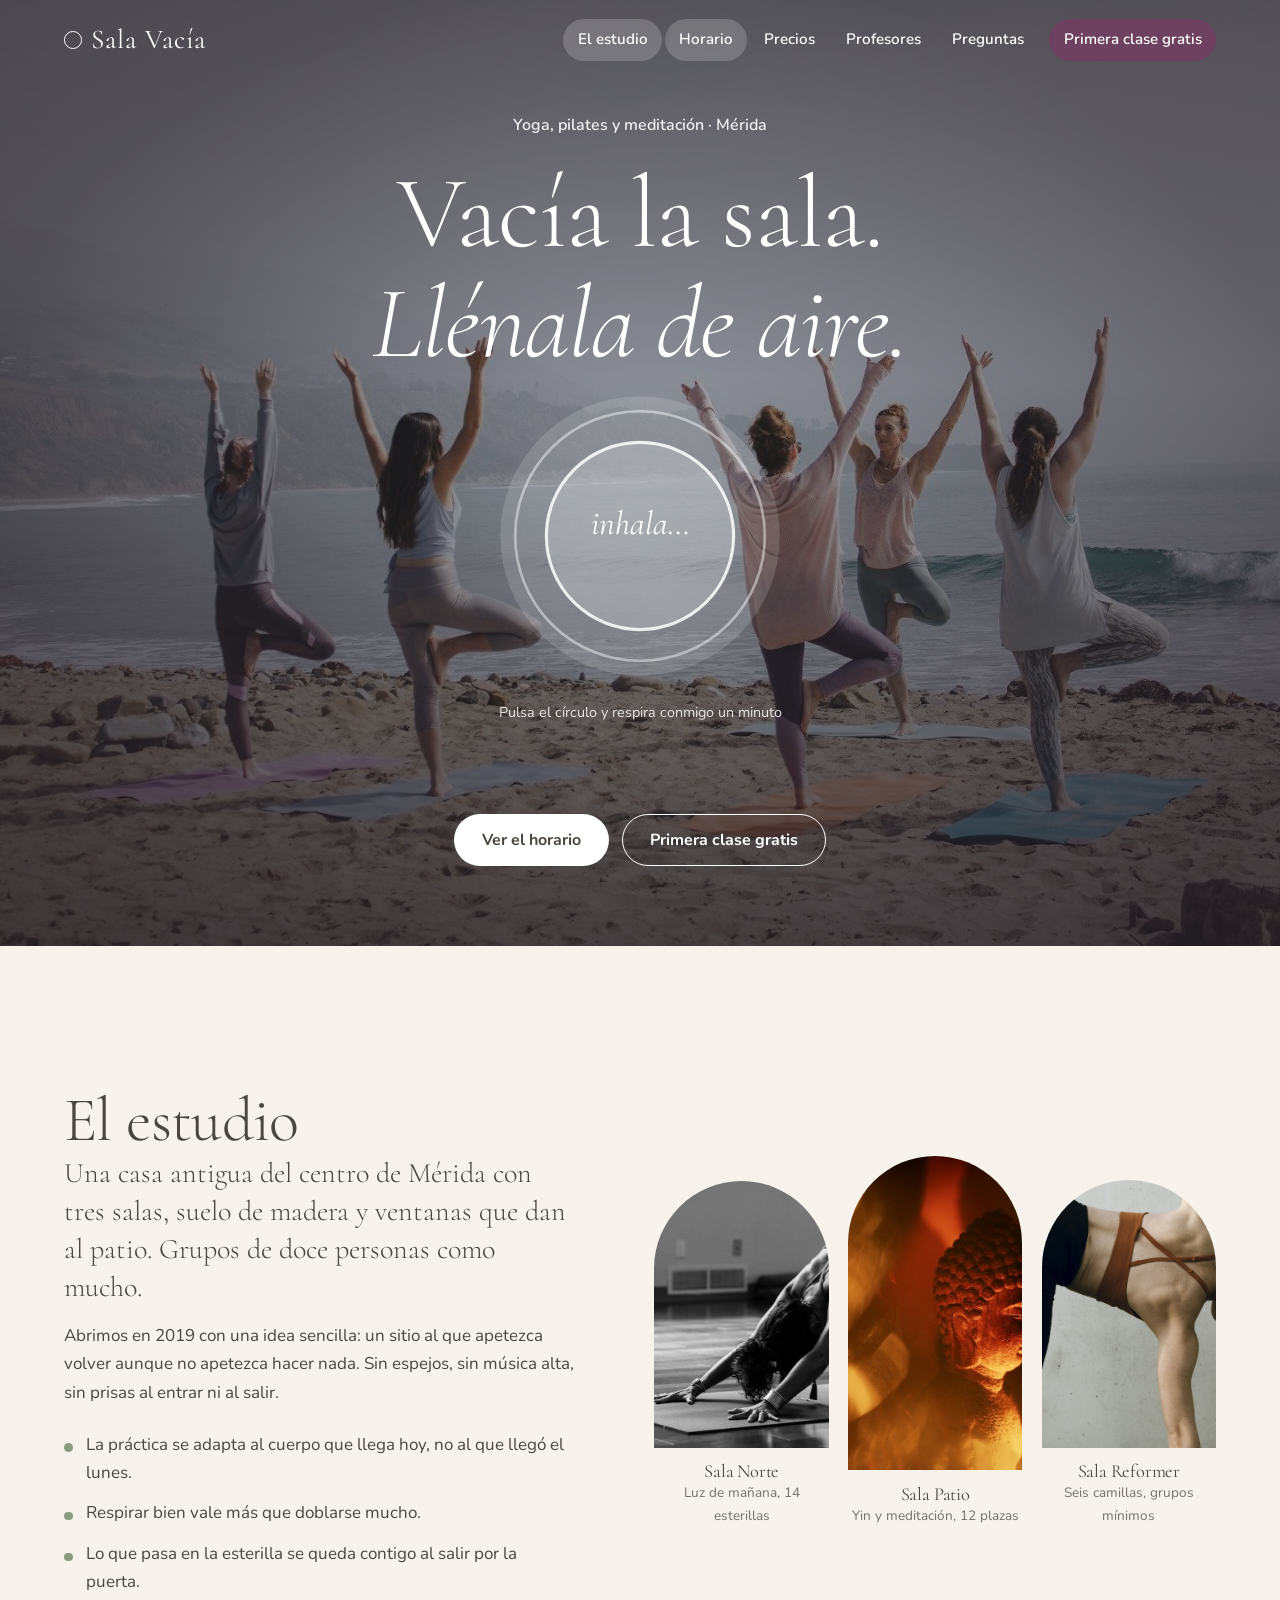
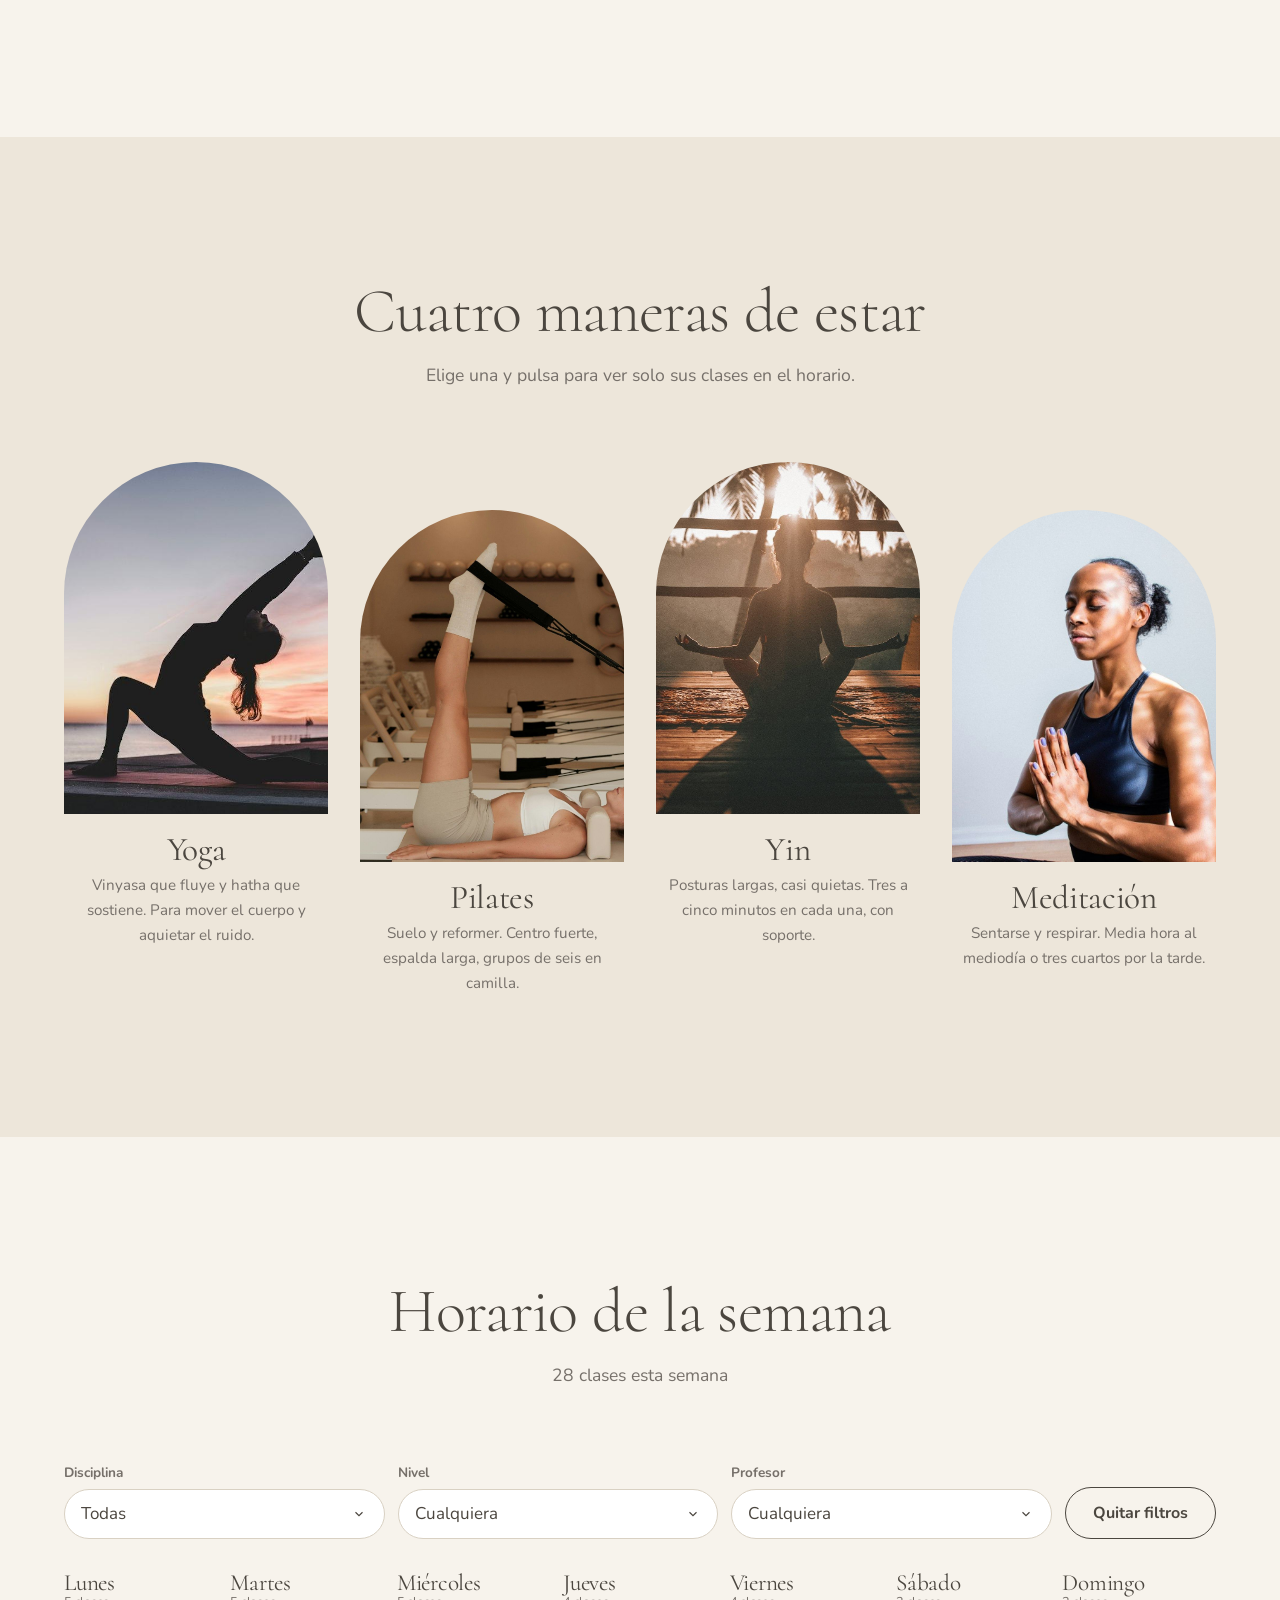
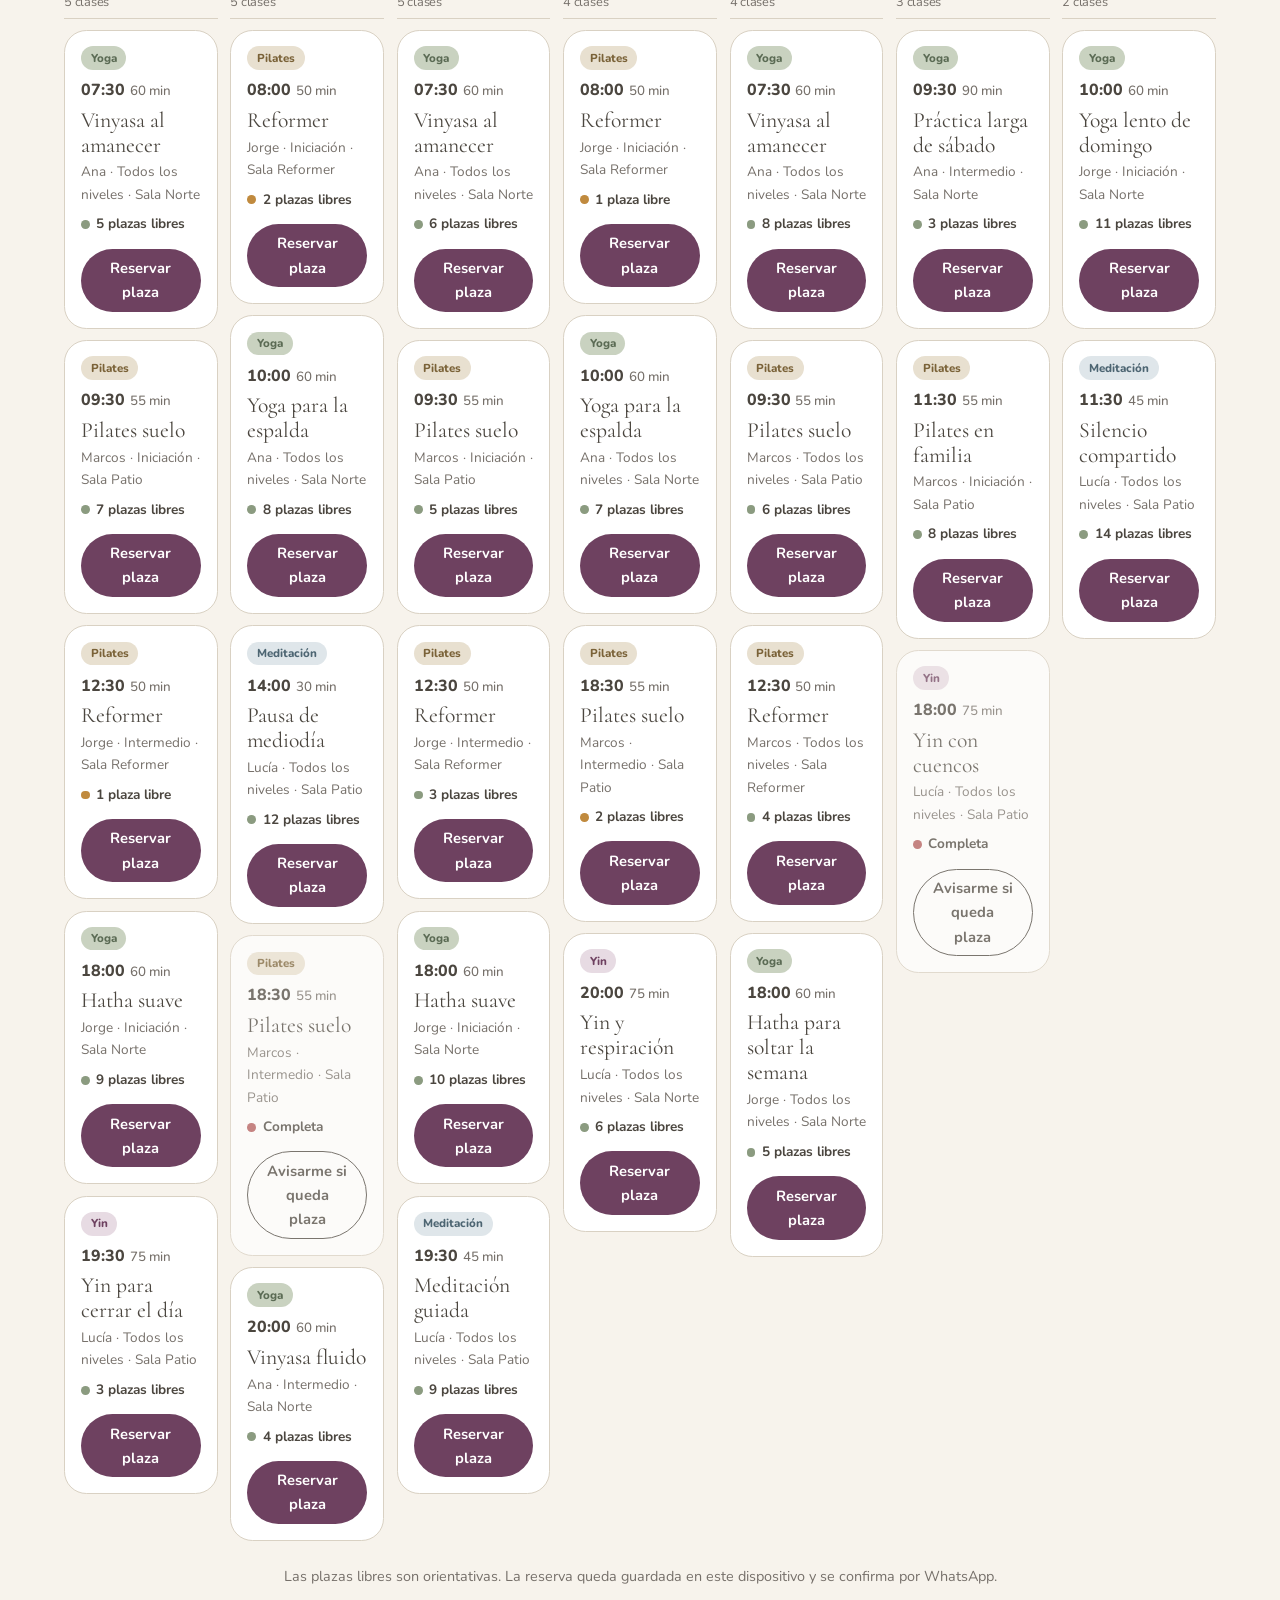
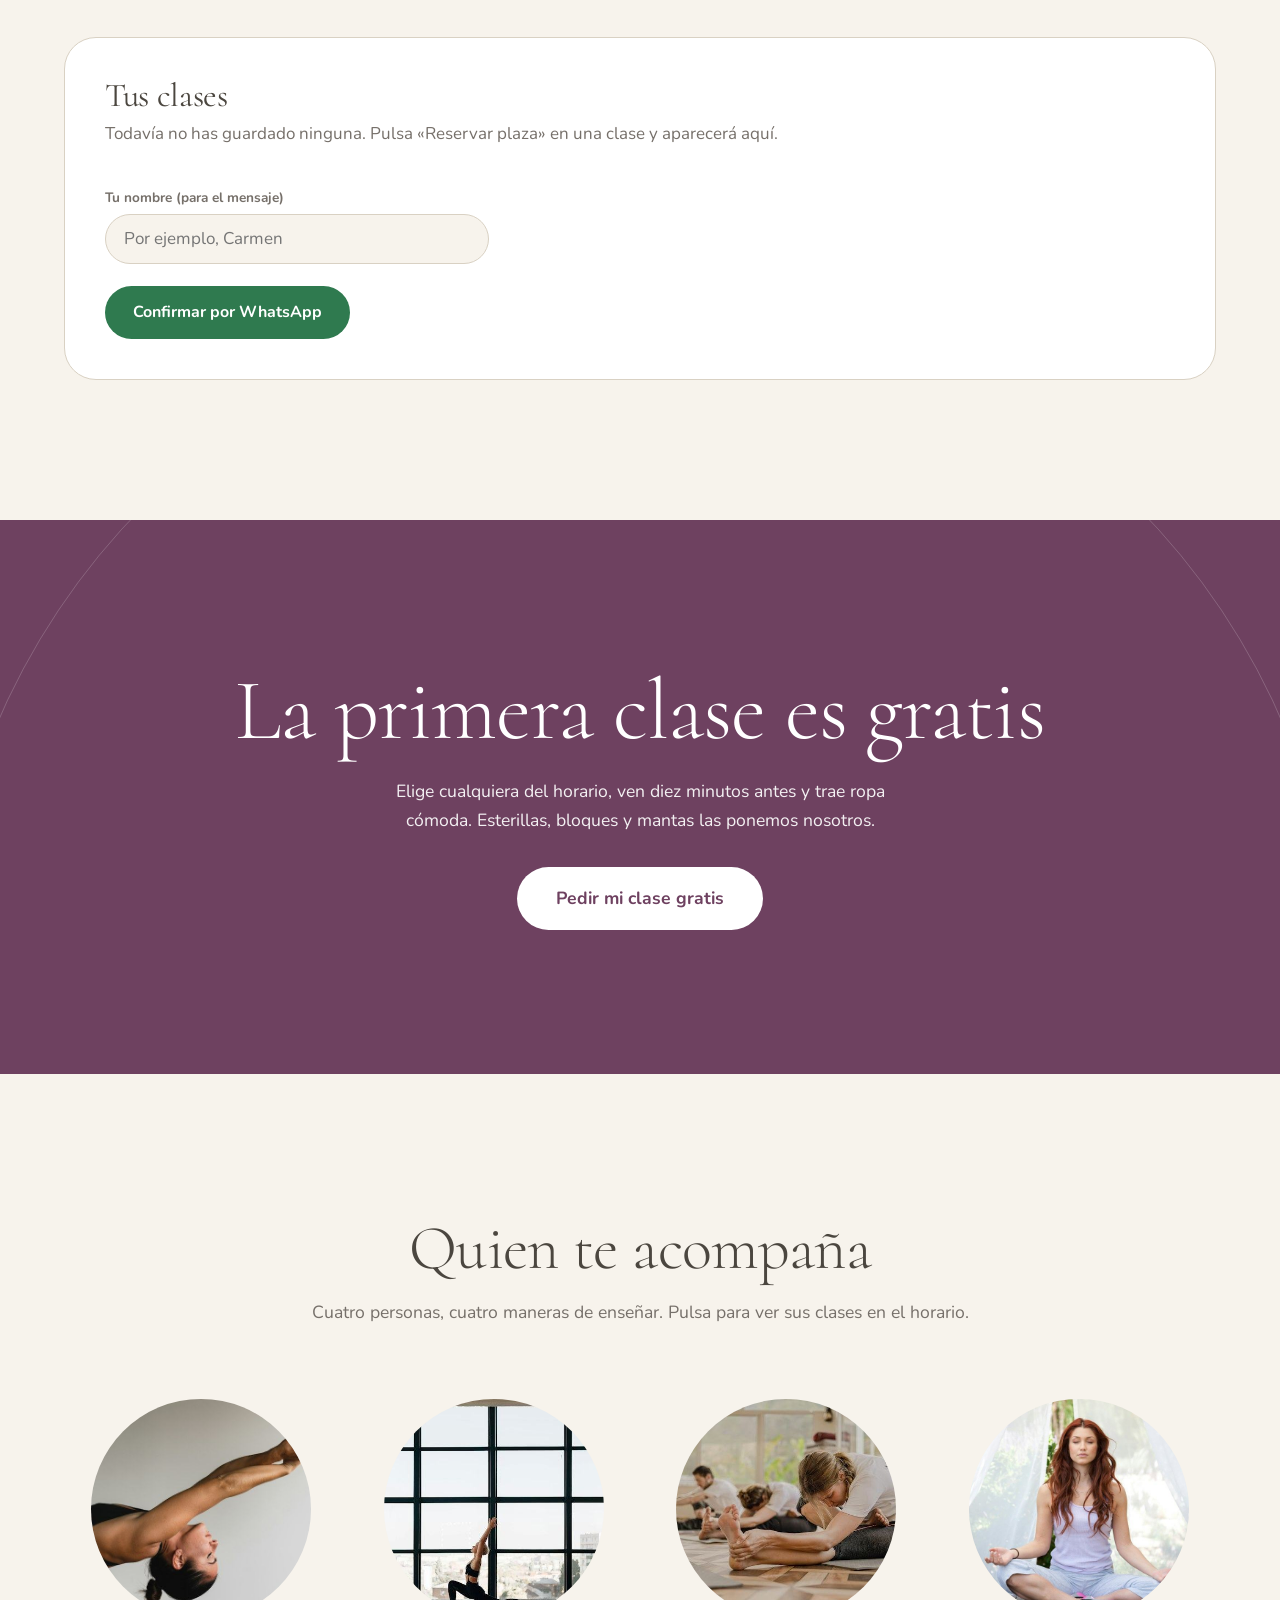
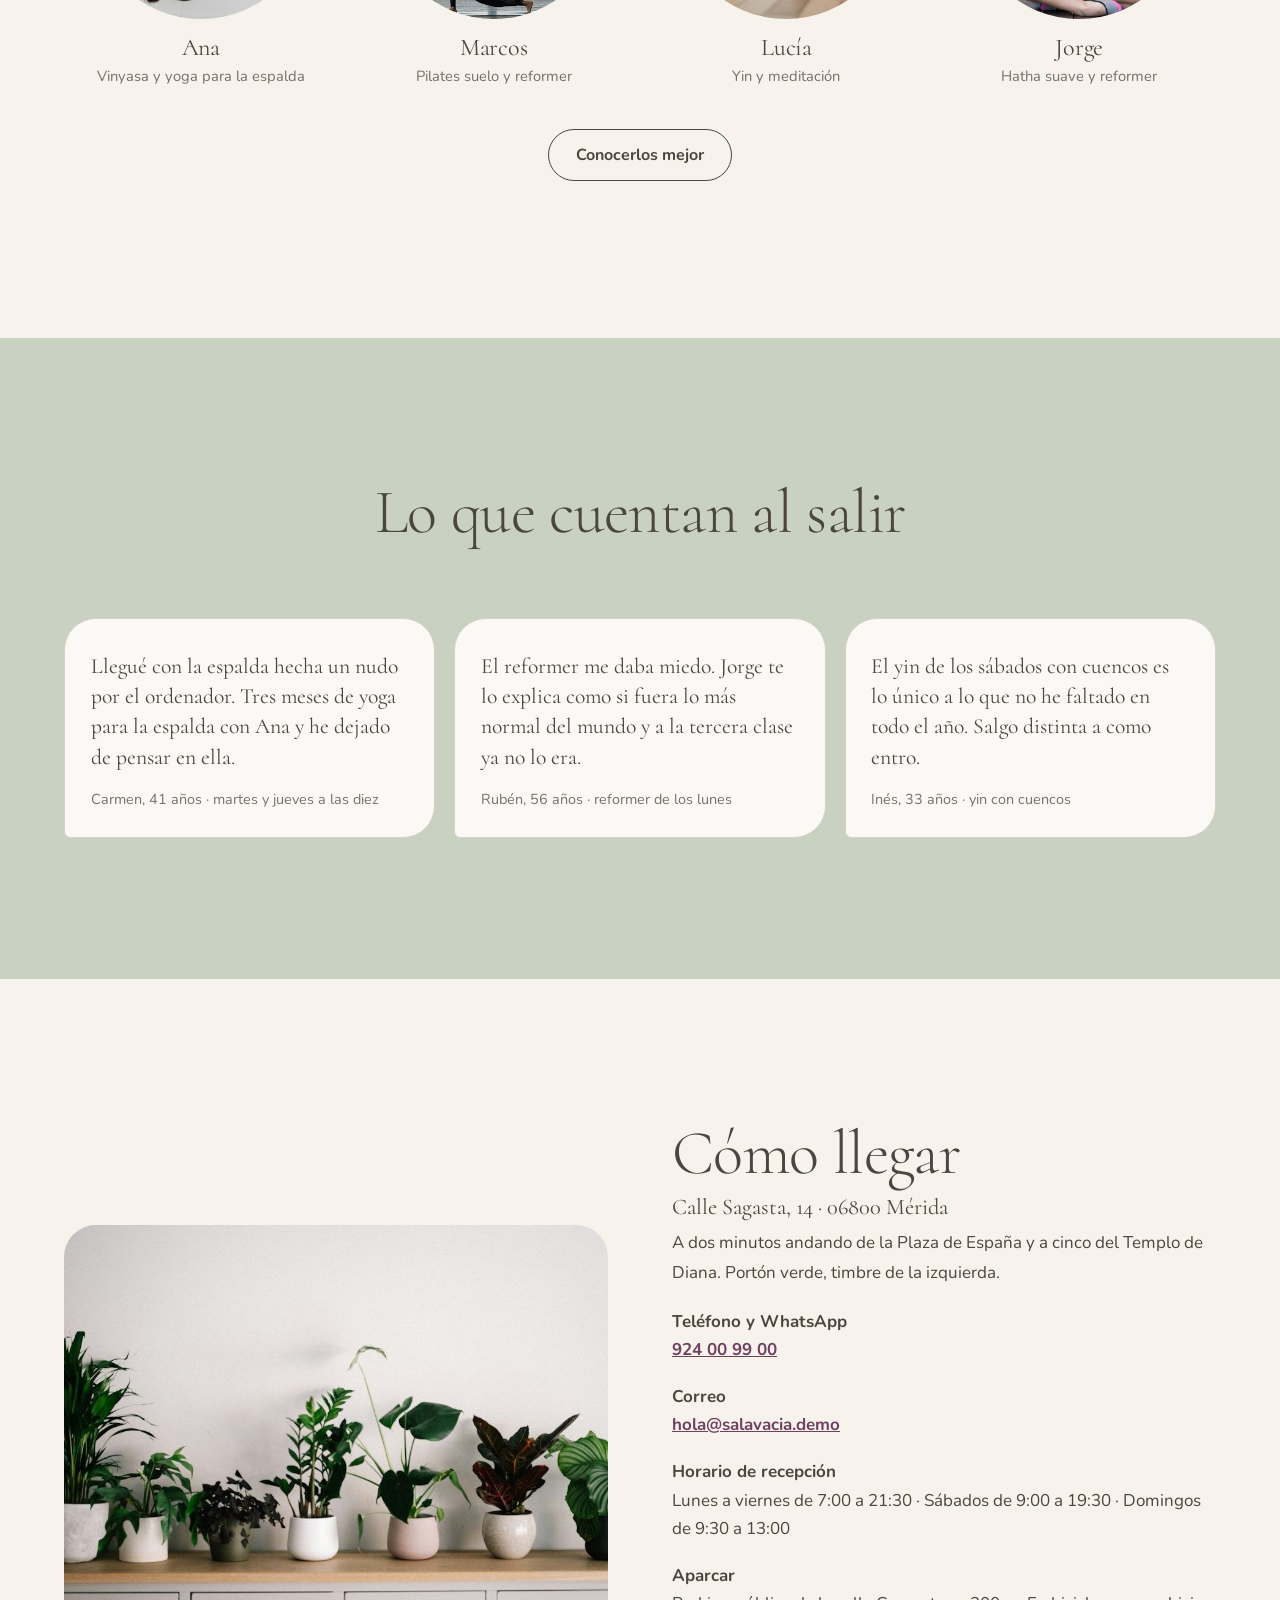
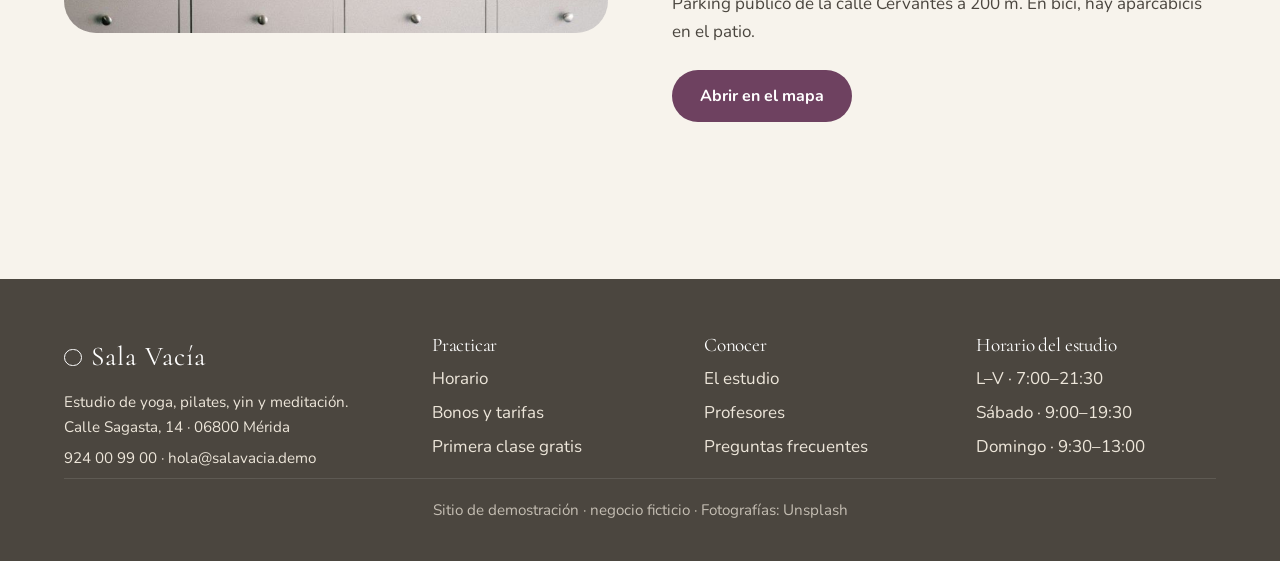
<file: 05-sala-vacia/index.html>
<!DOCTYPE html>
<html lang="es">
<head>
  <meta charset="UTF-8">
  <meta name="viewport" content="width=device-width, initial-scale=1">
  <title>Sala Vacía · Yoga y pilates en Mérida</title>
  <meta name="description" content="Estudio de yoga, pilates, yin y meditación en el centro de Mérida. Tres salas con luz, grupos pequeños y la primera clase gratis. Consulta el horario y reserva tu plaza.">
  <meta property="og:type" content="website">
  <meta property="og:title" content="Sala Vacía · Yoga y pilates en Mérida">
  <meta property="og:description" content="Tres salas con luz, grupos pequeños y la primera clase gratis. Respira con nosotros.">
  <meta property="og:image" content="img/1545205597-3d9d02c29597-1000.jpg">
  <meta property="og:locale" content="es_ES">
  <meta name="theme-color" content="#8b9b80">
  <link rel="preconnect" href="https://fonts.googleapis.com">
  <link rel="preconnect" href="https://fonts.gstatic.com" crossorigin>
  <link href="https://fonts.googleapis.com/css2?family=Cormorant:ital,wght@0,300;0,400;1,400&family=Nunito:wght@500;600;700;800&display=swap" rel="stylesheet">
  <link rel="stylesheet" href="css/estilos.css">
  <script type="application/ld+json">
  {
    "@context": "https://schema.org",
    "@type": ["SportsActivityLocation", "HealthClub"],
    "name": "Sala Vacía",
    "description": "Estudio de yoga, pilates, yin y meditación en Mérida.",
    "url": "index.html",
    "telephone": "+34 924 00 99 00",
    "email": "hola@salavacia.demo",
    "image": "img/1545205597-3d9d02c29597-1000.jpg",
    "priceRange": "12€ - 165€",
    "address": {
      "@type": "PostalAddress",
      "streetAddress": "Calle Sagasta, 14",
      "addressLocality": "Mérida",
      "addressRegion": "Badajoz",
      "postalCode": "06800",
      "addressCountry": "ES"
    },
    "geo": { "@type": "GeoCoordinates", "latitude": 38.9166, "longitude": -6.3450 },
    "openingHoursSpecification": [
      { "@type": "OpeningHoursSpecification", "dayOfWeek": ["Monday","Tuesday","Wednesday","Thursday","Friday"], "opens": "07:00", "closes": "21:30" },
      { "@type": "OpeningHoursSpecification", "dayOfWeek": "Saturday", "opens": "09:00", "closes": "19:30" },
      { "@type": "OpeningHoursSpecification", "dayOfWeek": "Sunday", "opens": "09:30", "closes": "13:00" }
    ]
  }
  </script>
</head>
<body>

<header class="cabecera">
  <div class="contenedor cabecera__fila">
    <a class="marca" href="index.html"><span class="marca__anillo" aria-hidden="true"></span>Sala Vacía</a>
    <nav class="nav" aria-label="Principal">
      <a href="index.html#estudio">El estudio</a>
      <a href="index.html#horario">Horario</a>
      <a href="precios.html">Precios</a>
      <a href="profesores.html">Profesores</a>
      <a href="faq.html">Preguntas</a>
      <a class="nav__cta" href="index.html#gratis">Primera clase gratis</a>
    </nav>
    <button class="boton-menu" type="button" aria-expanded="false" aria-controls="menu-movil" aria-label="Abrir menú">
      <svg class="ico-abrir" viewBox="0 0 24 24" fill="none" stroke="currentColor" stroke-width="1.6" stroke-linecap="round" aria-hidden="true"><path d="M4 8h16M4 16h16"/></svg>
      <svg class="ico-cerrar" viewBox="0 0 24 24" fill="none" stroke="currentColor" stroke-width="1.6" stroke-linecap="round" aria-hidden="true"><path d="M6 6l12 12M18 6L6 18"/></svg>
    </button>
  </div>
</header>

<div class="menu-movil" id="menu-movil" hidden>
  <button class="boton-menu menu-movil__cerrar" type="button" aria-label="Cerrar menú">
    <svg viewBox="0 0 24 24" fill="none" stroke="currentColor" stroke-width="1.6" stroke-linecap="round" aria-hidden="true"><path d="M6 6l12 12M18 6L6 18"/></svg>
  </button>
  <nav aria-label="Menú móvil">
    <ul>
      <li><a href="index.html#estudio">El estudio</a></li>
      <li><a href="index.html#horario">Horario</a></li>
      <li><a href="precios.html">Precios</a></li>
      <li><a href="profesores.html">Profesores</a></li>
      <li><a href="faq.html">Preguntas</a></li>
      <li><a href="index.html#gratis">Primera clase gratis</a></li>
    </ul>
  </nav>
  <p class="menu-movil__pie">Calle Sagasta, 14 · Mérida<br><a href="tel:+34924009900">924 00 99 00</a></p>
</div>

<main>

  <!-- HERO -->
  <section class="hero" aria-labelledby="titulo-hero">
    <div class="hero__fondo foto">
      <img src="img/1545205597-3d9d02c29597-1600.jpg" alt="Sala amplia y luminosa del estudio con una practicante en postura de yoga" width="1800" height="1200" fetchpriority="high" onerror="this.classList.add('img-fallback')">
    </div>
    <div class="hero__velo" aria-hidden="true"></div>
    <div class="hero__contenido">
      <p class="hero__lugar">Yoga, pilates y meditación · Mérida</p>
      <h1 id="titulo-hero">Vacía la sala.<br><em>Llénala de aire.</em></h1>

      <button class="respira" id="respira" type="button" aria-label="Empezar una respiración guiada de un minuto" aria-describedby="respira-pista">
        <svg viewBox="0 0 100 100" aria-hidden="true">
          <circle class="respira__halo" cx="50" cy="50" r="48"></circle>
          <circle class="respira__anillo" cx="50" cy="50" r="48"></circle>
          <circle class="respira__progreso" cx="50" cy="50" r="48" pathLength="100"></circle>
          <circle class="respira__nucleo" cx="50" cy="50" r="36"></circle>
        </svg>
        <span class="respira__texto" aria-live="polite">
          <span class="respira__fase">inhala…</span>
          <span class="respira__cuenta"></span>
        </span>
      </button>
      <p class="respira__pista" id="respira-pista">Pulsa el círculo y respira conmigo un minuto</p>
      <p class="respira__mensaje" id="respira-mensaje" aria-live="polite"></p>

      <div class="hero__acciones">
        <a class="boton boton--claro" href="#horario">Ver el horario</a>
        <a class="boton boton--borde" href="#gratis">Primera clase gratis</a>
      </div>
    </div>
  </section>

  <!-- EL ESTUDIO -->
  <section class="seccion" id="estudio" aria-labelledby="titulo-estudio">
    <div class="contenedor estudio">
      <div class="estudio__texto revela">
        <h2 id="titulo-estudio">El estudio</h2>
        <p>Una casa antigua del centro de Mérida con tres salas, suelo de madera y ventanas que dan al patio. Grupos de doce personas como mucho.</p>
        <p>Abrimos en 2019 con una idea sencilla: un sitio al que apetezca volver aunque no apetezca hacer nada. Sin espejos, sin música alta, sin prisas al entrar ni al salir.</p>
        <ul class="estudio__filosofia">
          <li>La práctica se adapta al cuerpo que llega hoy, no al que llegó el lunes.</li>
          <li>Respirar bien vale más que doblarse mucho.</li>
          <li>Lo que pasa en la esterilla se queda contigo al salir por la puerta.</li>
        </ul>
      </div>
      <div class="salas">
        <div class="sala revela">
          <div class="foto foto--arco"><img src="img/1599901860904-17e6ed7083a0-1000.jpg" alt="Sala Norte con esterillas colocadas y luz de mañana" width="600" height="920" loading="lazy" onerror="this.classList.add('img-fallback')"></div>
          <h3>Sala Norte</h3>
          <p>Luz de mañana, 14 esterillas</p>
        </div>
        <div class="sala revela revela--2">
          <div class="foto foto--arco"><img src="img/1667774576665-be0416e70ce8-1000.jpg" alt="Sala Patio, espacio sereno con plantas y cojines de meditación" width="600" height="1080" loading="lazy" onerror="this.classList.add('img-fallback')"></div>
          <h3>Sala Patio</h3>
          <p>Yin y meditación, 12 plazas</p>
        </div>
        <div class="sala revela revela--3">
          <div class="foto foto--arco"><img src="img/1579454566790-f9e5697ddf36-1000.jpg" alt="Sala Reformer con seis camillas de pilates" width="600" height="920" loading="lazy" onerror="this.classList.add('img-fallback')"></div>
          <h3>Sala Reformer</h3>
          <p>Seis camillas, grupos mínimos</p>
        </div>
      </div>
    </div>
  </section>

  <!-- DISCIPLINAS -->
  <section class="seccion seccion--arena" id="disciplinas" aria-labelledby="titulo-disciplinas">
    <div class="contenedor">
      <div class="intro revela">
        <h2 id="titulo-disciplinas">Cuatro maneras de estar</h2>
        <p>Elige una y pulsa para ver solo sus clases en el horario.</p>
      </div>
      <div class="disciplinas">
        <a class="disciplina revela" href="#horario" data-filtro-disc="yoga">
          <div class="foto foto--arco"><img src="img/1544367567-0f2fcb009e0b-1000.jpg" alt="Practicante de yoga en postura de equilibrio" width="600" height="800" loading="lazy" onerror="this.classList.add('img-fallback')"></div>
          <h3>Yoga</h3>
          <p>Vinyasa que fluye y hatha que sostiene. Para mover el cuerpo y aquietar el ruido.</p>
        </a>
        <a class="disciplina revela revela--2" href="#horario" data-filtro-disc="pilates">
          <div class="foto foto--arco"><img src="img/1747239069226-55382c570116-1000.jpg" alt="Ejercicio de pilates en camilla reformer" width="600" height="800" loading="lazy" onerror="this.classList.add('img-fallback')"></div>
          <h3>Pilates</h3>
          <p>Suelo y reformer. Centro fuerte, espalda larga, grupos de seis en camilla.</p>
        </a>
        <a class="disciplina revela revela--3" href="#horario" data-filtro-disc="yin">
          <div class="foto foto--arco"><img src="img/1506126613408-eca07ce68773-1000.jpg" alt="Persona sentada en calma frente al horizonte" width="600" height="800" loading="lazy" onerror="this.classList.add('img-fallback')"></div>
          <h3>Yin</h3>
          <p>Posturas largas, casi quietas. Tres a cinco minutos en cada una, con soporte.</p>
        </a>
        <a class="disciplina revela" href="#horario" data-filtro-disc="meditacion">
          <div class="foto foto--arco"><img src="img/1554244933-d876deb6b2ff-1000.jpg" alt="Persona respirando con los ojos cerrados" width="600" height="800" loading="lazy" onerror="this.classList.add('img-fallback')"></div>
          <h3>Meditación</h3>
          <p>Sentarse y respirar. Media hora al mediodía o tres cuartos por la tarde.</p>
        </a>
      </div>
    </div>
  </section>

  <!-- HORARIO -->
  <section class="seccion" id="horario" aria-labelledby="titulo-horario">
    <div class="contenedor">
      <div class="intro revela">
        <h2 id="titulo-horario">Horario de la semana</h2>
        <p id="horario-contador">Todas las clases de la semana</p>
      </div>

      <form class="filtros" aria-label="Filtrar clases" onsubmit="return false">
        <div class="filtro">
          <label for="f-disciplina">Disciplina</label>
          <select id="f-disciplina">
            <option value="">Todas</option>
            <option value="yoga">Yoga</option>
            <option value="pilates">Pilates</option>
            <option value="yin">Yin</option>
            <option value="meditacion">Meditación</option>
          </select>
        </div>
        <div class="filtro">
          <label for="f-nivel">Nivel</label>
          <select id="f-nivel">
            <option value="">Cualquiera</option>
            <option value="iniciacion">Iniciación</option>
            <option value="intermedio">Intermedio</option>
            <option value="todos">Abiertas a todos</option>
          </select>
        </div>
        <div class="filtro">
          <label for="f-profesor">Profesor</label>
          <select id="f-profesor">
            <option value="">Cualquiera</option>
            <option value="ana">Ana Rebollo</option>
            <option value="marcos">Marcos Vinagre</option>
            <option value="lucia">Lucía Trejo</option>
            <option value="jorge">Jorge Carmona</option>
          </select>
        </div>
        <button class="boton boton--borde filtros__limpiar" type="button" id="f-limpiar">Quitar filtros</button>
      </form>

      <div class="dias" id="horario-dias" role="tablist" aria-label="Día de la semana"></div>
      <div class="rejilla" id="horario-rejilla" aria-live="polite"></div>

      <p class="horario__nota">Las plazas libres son orientativas. La reserva queda guardada en este dispositivo y se confirma por WhatsApp.</p>

      <aside class="tus-clases revela" aria-labelledby="titulo-tus-clases">
        <h3 id="titulo-tus-clases">Tus clases</h3>
        <p class="tus-clases__vacio" id="tus-clases-vacio">Todavía no has guardado ninguna. Pulsa «Reservar plaza» en una clase y aparecerá aquí.</p>
        <ul id="tus-clases-lista"></ul>
        <div class="tus-clases__nombre" hidden>
          <label for="tus-clases-nombre">Tu nombre (para el mensaje)</label>
          <input type="text" id="tus-clases-nombre" autocomplete="given-name" placeholder="Por ejemplo, Carmen">
        </div>
        <div class="tus-clases__acciones">
          <a class="boton boton--whatsapp" id="tus-clases-whatsapp" href="https://wa.me/34924009900" target="_blank" rel="noopener" hidden>Confirmar por WhatsApp</a>
        </div>
      </aside>
    </div>
  </section>

  <!-- PRIMERA CLASE GRATIS -->
  <section class="gratis" id="gratis" aria-labelledby="titulo-gratis">
    <div class="contenedor">
      <h2 id="titulo-gratis">La primera clase es gratis</h2>
      <p>Elige cualquiera del horario, ven diez minutos antes y trae ropa cómoda. Esterillas, bloques y mantas las ponemos nosotros.</p>
      <a class="boton boton--claro boton--grande" href="https://wa.me/34924009900?text=Hola%2C%20Sala%20Vac%C3%ADa.%20Quiero%20probar%20mi%20primera%20clase%20gratis.%20%C2%BFQu%C3%A9%20d%C3%ADa%20me%20recomend%C3%A1is%3F" target="_blank" rel="noopener">Pedir mi clase gratis</a>
    </div>
  </section>

  <!-- PROFESORES -->
  <section class="seccion" id="profesores" aria-labelledby="titulo-profes">
    <div class="contenedor">
      <div class="intro revela">
        <h2 id="titulo-profes">Quien te acompaña</h2>
        <p>Cuatro personas, cuatro maneras de enseñar. Pulsa para ver sus clases en el horario.</p>
      </div>
      <div class="profes">
        <a class="profe revela" href="#horario" data-filtro-profe="ana">
          <div class="foto foto--circulo"><img src="img/1552196527-bffef41ef674-600.jpg" alt="Ana Rebollo, profesora de yoga" width="400" height="400" loading="lazy" onerror="this.classList.add('img-fallback')"></div>
          <h3>Ana</h3>
          <p>Vinyasa y yoga para la espalda</p>
        </a>
        <a class="profe revela revela--2" href="#horario" data-filtro-profe="marcos">
          <div class="foto foto--circulo"><img src="img/1611094607507-8c8173e5cf33-600.jpg" alt="Marcos Vinagre, profesor de pilates" width="400" height="400" loading="lazy" onerror="this.classList.add('img-fallback')"></div>
          <h3>Marcos</h3>
          <p>Pilates suelo y reformer</p>
        </a>
        <a class="profe revela revela--3" href="#horario" data-filtro-profe="lucia">
          <div class="foto foto--circulo"><img src="img/1683056255281-e52a141924f0-600.jpg" alt="Lucía Trejo, profesora de yin y meditación" width="400" height="400" loading="lazy" onerror="this.classList.add('img-fallback')"></div>
          <h3>Lucía</h3>
          <p>Yin y meditación</p>
        </a>
        <a class="profe revela" href="#horario" data-filtro-profe="jorge">
          <div class="foto foto--circulo"><img src="img/1566501206188-5dd0cf160a0e-600.jpg" alt="Jorge Carmona, profesor de hatha y reformer" width="400" height="400" loading="lazy" onerror="this.classList.add('img-fallback')"></div>
          <h3>Jorge</h3>
          <p>Hatha suave y reformer</p>
        </a>
      </div>
      <p style="text-align:center;margin-top:2.5rem"><a class="boton boton--borde" href="profesores.html">Conocerlos mejor</a></p>
    </div>
  </section>

  <!-- TESTIMONIOS -->
  <section class="seccion seccion--salvia" id="testimonios" aria-labelledby="titulo-testimonios">
    <div class="contenedor">
      <div class="intro revela">
        <h2 id="titulo-testimonios">Lo que cuentan al salir</h2>
      </div>
      <div class="testimonios">
        <blockquote class="testimonio revela">
          <p>Llegué con la espalda hecha un nudo por el ordenador. Tres meses de yoga para la espalda con Ana y he dejado de pensar en ella.</p>
          <footer>Carmen, 41 años · martes y jueves a las diez</footer>
        </blockquote>
        <blockquote class="testimonio revela revela--2">
          <p>El reformer me daba miedo. Jorge te lo explica como si fuera lo más normal del mundo y a la tercera clase ya no lo era.</p>
          <footer>Rubén, 56 años · reformer de los lunes</footer>
        </blockquote>
        <blockquote class="testimonio revela revela--3">
          <p>El yin de los sábados con cuencos es lo único a lo que no he faltado en todo el año. Salgo distinta a como entro.</p>
          <footer>Inés, 33 años · yin con cuencos</footer>
        </blockquote>
      </div>
    </div>
  </section>

  <!-- CÓMO LLEGAR -->
  <section class="seccion" id="llegar" aria-labelledby="titulo-llegar">
    <div class="contenedor llegar">
      <div class="foto foto--suave revela">
        <img src="img/1604762524889-3e2fcc145683-1000.jpg" alt="Entrada del estudio con plantas y luz natural" width="900" height="675" loading="lazy" onerror="this.classList.add('img-fallback')">
      </div>
      <div class="revela revela--2">
        <h2 id="titulo-llegar">Cómo llegar</h2>
        <address>
          <strong>Calle Sagasta, 14 · 06800 Mérida</strong><br>
          A dos minutos andando de la Plaza de España y a cinco del Templo de Diana. Portón verde, timbre de la izquierda.
        </address>
        <div class="llegar__datos">
          <p><strong>Teléfono y WhatsApp</strong><br><a href="tel:+34924009900">924 00 99 00</a></p>
          <p><strong>Correo</strong><br><a href="mailto:hola@salavacia.demo">hola@salavacia.demo</a></p>
          <p><strong>Horario de recepción</strong><br>Lunes a viernes de 7:00 a 21:30 · Sábados de 9:00 a 19:30 · Domingos de 9:30 a 13:00</p>
          <p><strong>Aparcar</strong><br>Parking público de la calle Cervantes a 200 m. En bici, hay aparcabicis en el patio.</p>
        </div>
        <p style="margin-top:1.5rem"><a class="boton boton--ciruela" href="https://www.google.com/maps/search/?api=1&query=Calle+Sagasta+14+M%C3%A9rida" target="_blank" rel="noopener">Abrir en el mapa</a></p>
      </div>
    </div>
  </section>

</main>

<footer class="pie">
  <div class="contenedor">
    <div class="pie__rejilla">
      <div>
        <a class="marca" href="index.html"><span class="marca__anillo" aria-hidden="true"></span>Sala Vacía</a>
        <p>Estudio de yoga, pilates, yin y meditación.<br>Calle Sagasta, 14 · 06800 Mérida</p>
        <p><a href="tel:+34924009900">924 00 99 00</a> · <a href="mailto:hola@salavacia.demo">hola@salavacia.demo</a></p>
      </div>
      <div>
        <h3>Practicar</h3>
        <ul>
          <li><a href="index.html#horario">Horario</a></li>
          <li><a href="precios.html">Bonos y tarifas</a></li>
          <li><a href="index.html#gratis">Primera clase gratis</a></li>
        </ul>
      </div>
      <div>
        <h3>Conocer</h3>
        <ul>
          <li><a href="index.html#estudio">El estudio</a></li>
          <li><a href="profesores.html">Profesores</a></li>
          <li><a href="faq.html">Preguntas frecuentes</a></li>
        </ul>
      </div>
      <div>
        <h3>Horario del estudio</h3>
        <ul>
          <li>L–V · 7:00–21:30</li>
          <li>Sábado · 9:00–19:30</li>
          <li>Domingo · 9:30–13:00</li>
        </ul>
      </div>
    </div>
    <p class="pie__demo">Sitio de demostración · negocio ficticio · Fotografías: Unsplash</p>
  </div>
</footer>

<script src="js/comun.js"></script>
<script src="js/respira.js"></script>
<script src="js/horario.js"></script>
</body>
</html>
</file>
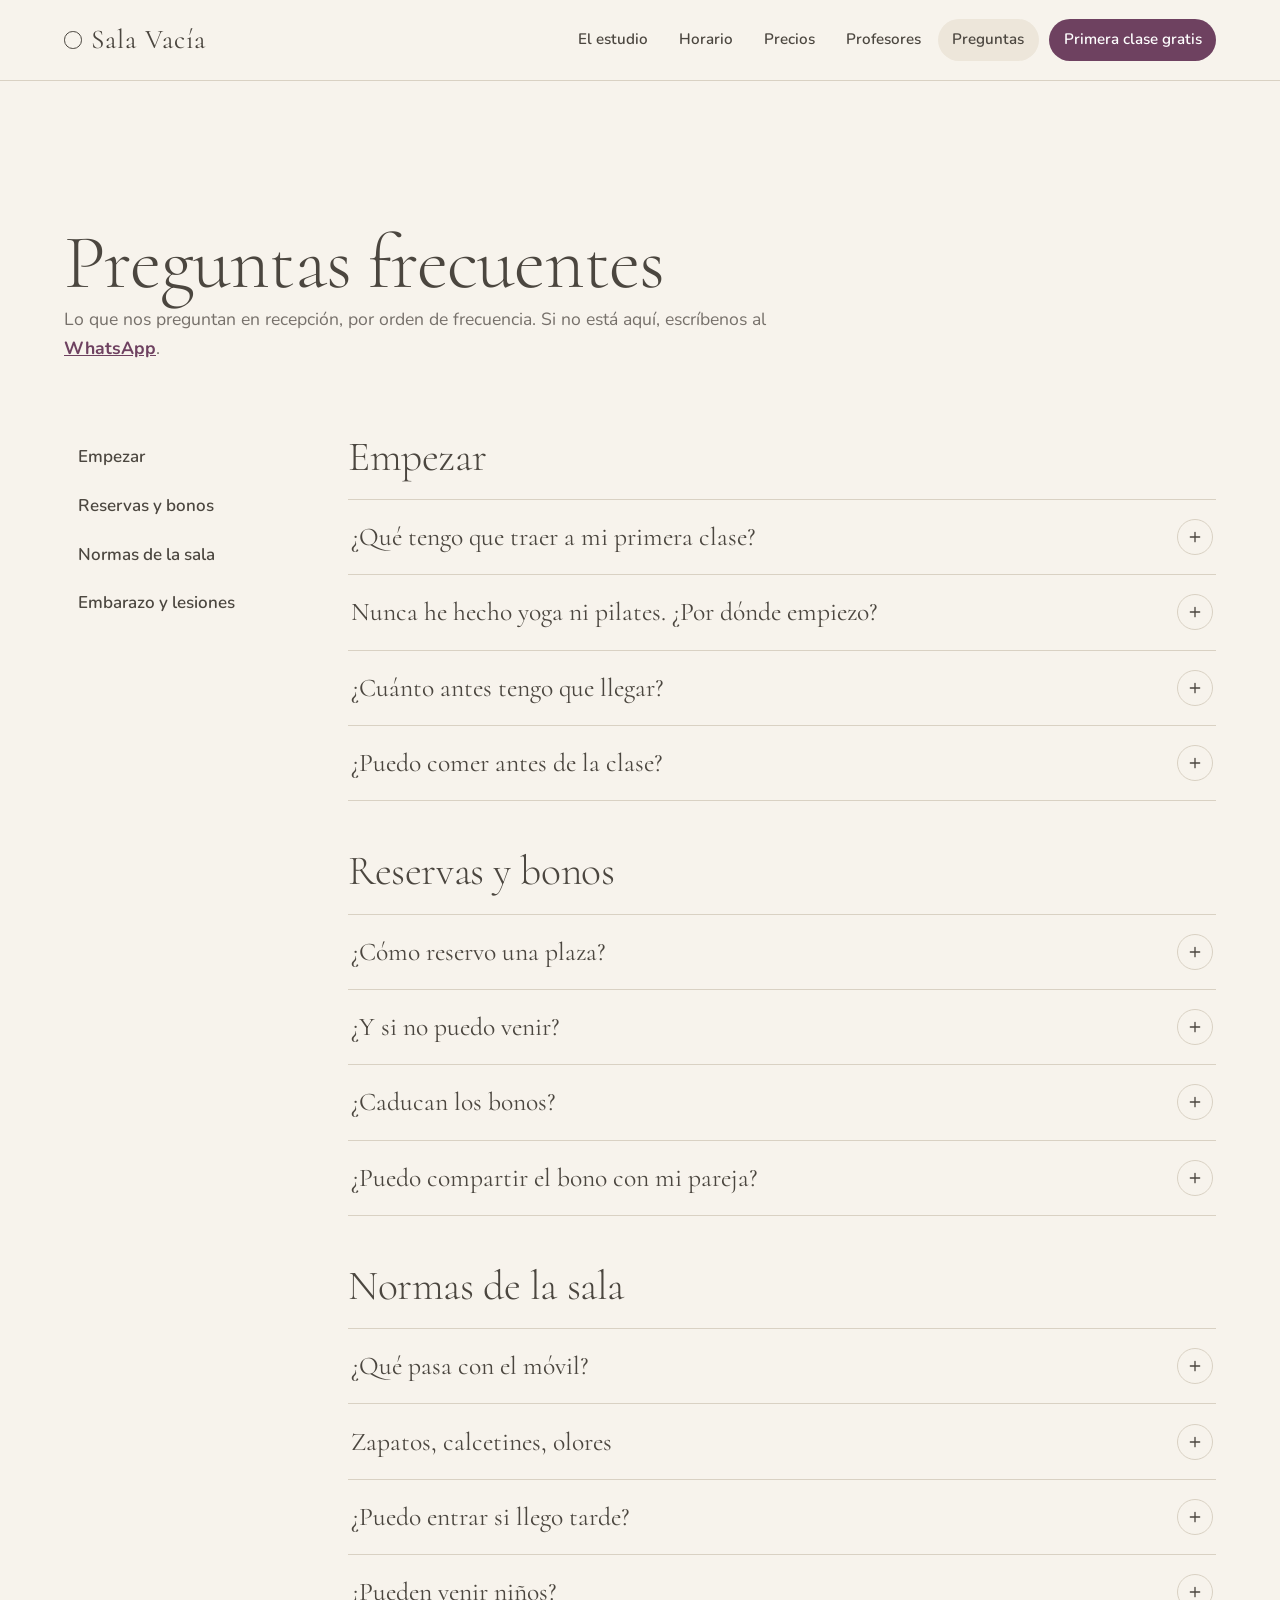
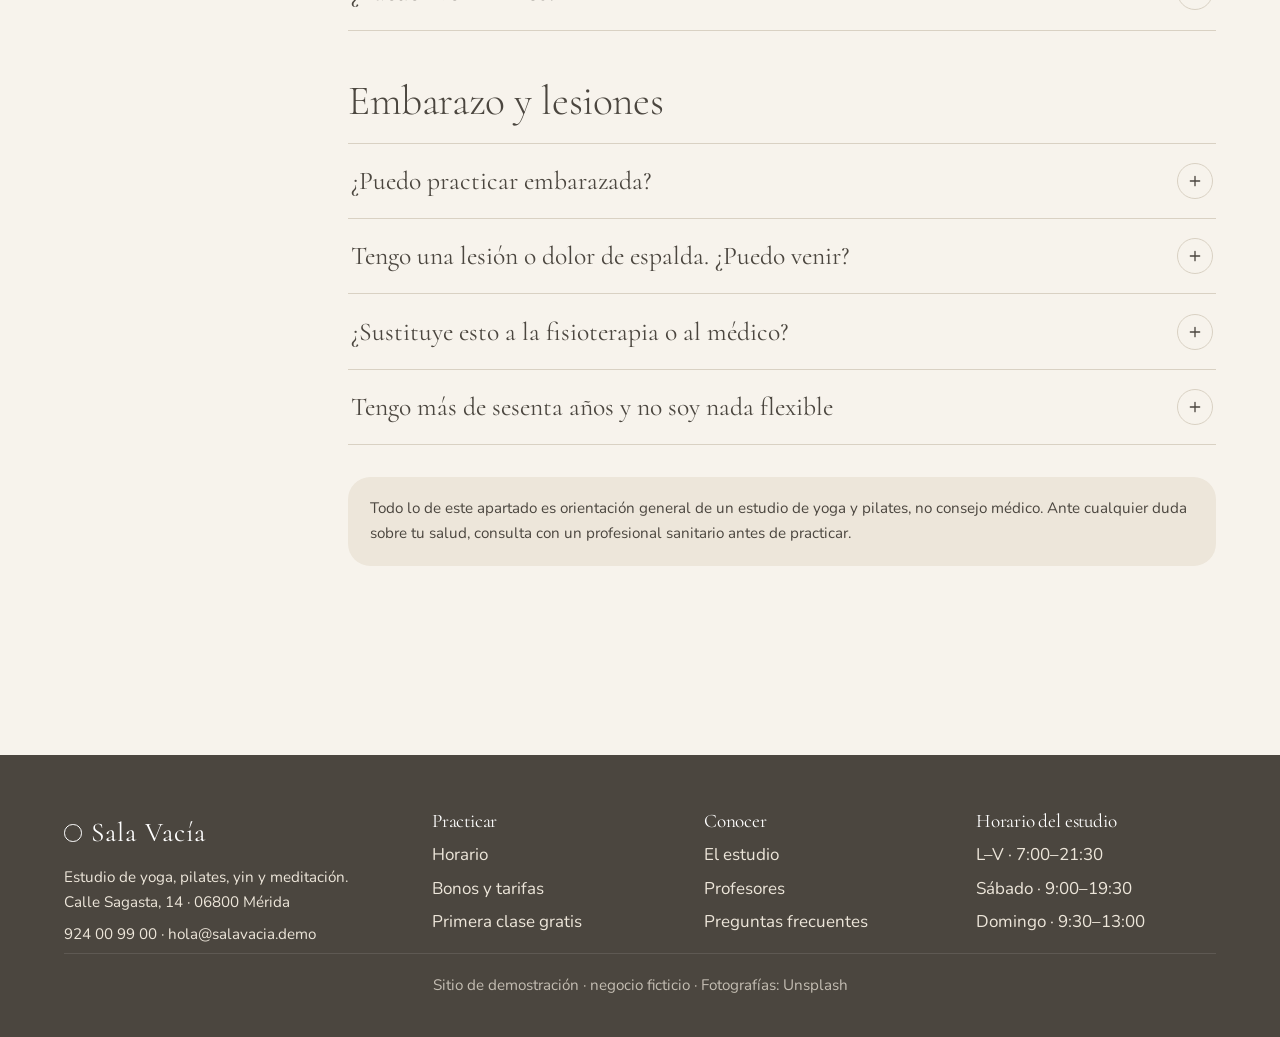
<file: 05-sala-vacia/faq.html>
<!DOCTYPE html>
<html lang="es">
<head>
  <meta charset="UTF-8">
  <meta name="viewport" content="width=device-width, initial-scale=1">
  <title>Preguntas frecuentes · Sala Vacía, Mérida</title>
  <meta name="description" content="Qué traer a tu primera clase, cómo reservar y cancelar, normas de la sala y orientación general sobre embarazo y lesiones en Sala Vacía, Mérida.">
  <meta property="og:type" content="website">
  <meta property="og:title" content="Preguntas frecuentes · Sala Vacía">
  <meta property="og:description" content="Qué traer, cómo reservar, normas de la sala, embarazo y lesiones.">
  <meta property="og:image" content="img/1604762524889-3e2fcc145683-1000.jpg">
  <meta property="og:locale" content="es_ES">
  <meta name="theme-color" content="#8b9b80">
  <link rel="preconnect" href="https://fonts.googleapis.com">
  <link rel="preconnect" href="https://fonts.gstatic.com" crossorigin>
  <link href="https://fonts.googleapis.com/css2?family=Cormorant:ital,wght@0,300;0,400;1,400&family=Nunito:wght@500;600;700;800&display=swap" rel="stylesheet">
  <link rel="stylesheet" href="css/estilos.css">
  <script type="application/ld+json">
  {
    "@context": "https://schema.org",
    "@type": "FAQPage",
    "mainEntity": [
      { "@type": "Question", "name": "¿Qué tengo que traer a mi primera clase?", "acceptedAnswer": { "@type": "Answer", "text": "Ropa cómoda, una botella de agua y ganas de poco. Esterillas, bloques, mantas y cintas los ponemos nosotros. Para reformer, calcetines antideslizantes." } },
      { "@type": "Question", "name": "¿Cómo reservo y cómo cancelo?", "acceptedAnswer": { "@type": "Answer", "text": "Desde el horario de la web guardas la plaza en tu dispositivo y la confirmas por WhatsApp. Puedes cancelar hasta cuatro horas antes." } },
      { "@type": "Question", "name": "¿Puedo practicar embarazada?", "acceptedAnswer": { "@type": "Answer", "text": "En general sí, con adaptaciones, siempre que tu matrona o médico no lo desaconsejen. Avísanos antes de la clase." } }
    ]
  }
  </script>
</head>
<body>

<header class="cabecera cabecera--solida">
  <div class="contenedor cabecera__fila">
    <a class="marca" href="index.html"><span class="marca__anillo" aria-hidden="true"></span>Sala Vacía</a>
    <nav class="nav" aria-label="Principal">
      <a href="index.html#estudio">El estudio</a>
      <a href="index.html#horario">Horario</a>
      <a href="precios.html">Precios</a>
      <a href="profesores.html">Profesores</a>
      <a href="faq.html">Preguntas</a>
      <a class="nav__cta" href="index.html#gratis">Primera clase gratis</a>
    </nav>
    <button class="boton-menu" type="button" aria-expanded="false" aria-controls="menu-movil" aria-label="Abrir menú">
      <svg class="ico-abrir" viewBox="0 0 24 24" fill="none" stroke="currentColor" stroke-width="1.6" stroke-linecap="round" aria-hidden="true"><path d="M4 8h16M4 16h16"/></svg>
      <svg class="ico-cerrar" viewBox="0 0 24 24" fill="none" stroke="currentColor" stroke-width="1.6" stroke-linecap="round" aria-hidden="true"><path d="M6 6l12 12M18 6L6 18"/></svg>
    </button>
  </div>
</header>

<div class="menu-movil" id="menu-movil" hidden>
  <button class="boton-menu menu-movil__cerrar" type="button" aria-label="Cerrar menú">
    <svg viewBox="0 0 24 24" fill="none" stroke="currentColor" stroke-width="1.6" stroke-linecap="round" aria-hidden="true"><path d="M6 6l12 12M18 6L6 18"/></svg>
  </button>
  <nav aria-label="Menú móvil">
    <ul>
      <li><a href="index.html#estudio">El estudio</a></li>
      <li><a href="index.html#horario">Horario</a></li>
      <li><a href="precios.html">Precios</a></li>
      <li><a href="profesores.html">Profesores</a></li>
      <li><a href="faq.html">Preguntas</a></li>
      <li><a href="index.html#gratis">Primera clase gratis</a></li>
    </ul>
  </nav>
  <p class="menu-movil__pie">Calle Sagasta, 14 · Mérida<br><a href="tel:+34924009900">924 00 99 00</a></p>
</div>

<main class="seccion">
  <div class="contenedor">
    <div class="intro" style="text-align:left;margin-left:0">
      <h1 style="font-size:clamp(2.6rem,6vw,4.8rem)">Preguntas frecuentes</h1>
      <p>Lo que nos preguntan en recepción, por orden de frecuencia. Si no está aquí, escríbenos al <a href="https://wa.me/34924009900" target="_blank" rel="noopener" style="color:var(--ciruela);font-weight:700">WhatsApp</a>.</p>
    </div>

    <div class="faq-layout">
      <nav class="faq-lateral" aria-label="Secciones de preguntas">
        <ul>
          <li><a href="#empezar">Empezar</a></li>
          <li><a href="#reservas">Reservas y bonos</a></li>
          <li><a href="#normas">Normas de la sala</a></li>
          <li><a href="#cuerpo">Embarazo y lesiones</a></li>
        </ul>
      </nav>

      <div>
        <section class="faq-grupo" id="empezar" aria-labelledby="t-empezar">
          <h2 id="t-empezar">Empezar</h2>
          <div class="acordeon">
            <div class="acordeon__item" id="p-traer">
              <h3><button class="acordeon__boton" type="button" aria-expanded="false" id="b-traer" aria-controls="r-traer">¿Qué tengo que traer a mi primera clase?<span class="acordeon__icono" aria-hidden="true"><svg viewBox="0 0 24 24" fill="none" stroke="currentColor" stroke-width="2" stroke-linecap="round"><path d="M12 5v14M5 12h14"/></svg></span></button></h3>
              <div class="acordeon__panel" id="r-traer" role="region" aria-labelledby="b-traer" hidden><div><div class="acordeon__contenido">
                <p>Ropa cómoda que te deje mover y una botella de agua. Nada más. Las esterillas, bloques, mantas, cintas y cojines son del estudio y se limpian después de cada clase.</p>
                <ul>
                  <li>Para reformer, calcetines antideslizantes (vendemos unos en recepción por 8 €).</li>
                  <li>Para yin y meditación, una capa de más: la sala está fresca y el cuerpo se enfría al estar quieto.</li>
                  <li>Si prefieres tu esterilla, tráela; hay dónde dejarla si vienes a menudo.</li>
                </ul>
              </div></div></div>
            </div>
            <div class="acordeon__item" id="p-nivel">
              <h3><button class="acordeon__boton" type="button" aria-expanded="false" id="b-nivel" aria-controls="r-nivel">Nunca he hecho yoga ni pilates. ¿Por dónde empiezo?<span class="acordeon__icono" aria-hidden="true"><svg viewBox="0 0 24 24" fill="none" stroke="currentColor" stroke-width="2" stroke-linecap="round"><path d="M12 5v14M5 12h14"/></svg></span></button></h3>
              <div class="acordeon__panel" id="r-nivel" role="region" aria-labelledby="b-nivel" hidden><div><div class="acordeon__contenido">
                <p>Por cualquiera de las clases marcadas como «Iniciación» o «Todos los niveles» en el horario. Si quieres una recomendación concreta: el hatha suave de Jorge (lunes y miércoles a las seis) para yoga, y el pilates suelo de Marcos (lunes, miércoles y viernes a las nueve y media) para pilates.</p>
                <p>El reformer de iniciación también admite gente nueva, pero conviene haber hecho antes alguna clase de suelo para conocer el vocabulario.</p>
              </div></div></div>
            </div>
            <div class="acordeon__item" id="p-antes">
              <h3><button class="acordeon__boton" type="button" aria-expanded="false" id="b-antes" aria-controls="r-antes">¿Cuánto antes tengo que llegar?<span class="acordeon__icono" aria-hidden="true"><svg viewBox="0 0 24 24" fill="none" stroke="currentColor" stroke-width="2" stroke-linecap="round"><path d="M12 5v14M5 12h14"/></svg></span></button></h3>
              <div class="acordeon__panel" id="r-antes" role="region" aria-labelledby="b-antes" hidden><div><div class="acordeon__contenido">
                <p>El primer día, diez minutos: así nos cuentas si tienes alguna molestia y te enseñamos la casa. Después, con cinco minutos basta. La puerta de la sala se cierra a la hora en punto para no interrumpir la respiración inicial.</p>
              </div></div></div>
            </div>
            <div class="acordeon__item" id="p-comer">
              <h3><button class="acordeon__boton" type="button" aria-expanded="false" id="b-comer" aria-controls="r-comer">¿Puedo comer antes de la clase?<span class="acordeon__icono" aria-hidden="true"><svg viewBox="0 0 24 24" fill="none" stroke="currentColor" stroke-width="2" stroke-linecap="round"><path d="M12 5v14M5 12h14"/></svg></span></button></h3>
              <div class="acordeon__panel" id="r-comer" role="region" aria-labelledby="b-comer" hidden><div><div class="acordeon__contenido">
                <p>Algo ligero, sí. Una comida completa, mejor dos horas antes: las torsiones y las posturas boca abajo se llevan mal con el estómago lleno. Para las clases de las siete y media, un plátano o una tostada es suficiente.</p>
              </div></div></div>
            </div>
          </div>
        </section>

        <section class="faq-grupo" id="reservas" aria-labelledby="t-reservas">
          <h2 id="t-reservas">Reservas y bonos</h2>
          <div class="acordeon">
            <div class="acordeon__item" id="p-reservar">
              <h3><button class="acordeon__boton" type="button" aria-expanded="false" id="b-reservar" aria-controls="r-reservar">¿Cómo reservo una plaza?<span class="acordeon__icono" aria-hidden="true"><svg viewBox="0 0 24 24" fill="none" stroke="currentColor" stroke-width="2" stroke-linecap="round"><path d="M12 5v14M5 12h14"/></svg></span></button></h3>
              <div class="acordeon__panel" id="r-reservar" role="region" aria-labelledby="b-reservar" hidden><div><div class="acordeon__contenido">
                <p>En el <a href="index.html#horario">horario</a> pulsas «Reservar plaza» en la clase que quieras. Se guarda en tu dispositivo, en la lista «Tus clases», y desde ahí la confirmas por WhatsApp con un mensaje ya escrito. Nosotros te contestamos con un «te la guardamos» y listo.</p>
                <p>También puedes reservar por teléfono o en recepción, claro.</p>
              </div></div></div>
            </div>
            <div class="acordeon__item" id="p-cancelar">
              <h3><button class="acordeon__boton" type="button" aria-expanded="false" id="b-cancelar" aria-controls="r-cancelar">¿Y si no puedo venir?<span class="acordeon__icono" aria-hidden="true"><svg viewBox="0 0 24 24" fill="none" stroke="currentColor" stroke-width="2" stroke-linecap="round"><path d="M12 5v14M5 12h14"/></svg></span></button></h3>
              <div class="acordeon__panel" id="r-cancelar" role="region" aria-labelledby="b-cancelar" hidden><div><div class="acordeon__contenido">
                <p>Cancela hasta cuatro horas antes y la clase vuelve a tu bono. Si avisas más tarde o no vienes, se descuenta: alguien en lista de espera se ha quedado sin plaza. Con el mensual o el trimestral ilimitados no se descuenta nada, pero te agradecemos igual que avises.</p>
              </div></div></div>
            </div>
            <div class="acordeon__item" id="p-caduca">
              <h3><button class="acordeon__boton" type="button" aria-expanded="false" id="b-caduca" aria-controls="r-caduca">¿Caducan los bonos?<span class="acordeon__icono" aria-hidden="true"><svg viewBox="0 0 24 24" fill="none" stroke="currentColor" stroke-width="2" stroke-linecap="round"><path d="M12 5v14M5 12h14"/></svg></span></button></h3>
              <div class="acordeon__panel" id="r-caduca" role="region" aria-labelledby="b-caduca" hidden><div><div class="acordeon__contenido">
                <p>El bono 5 y el bono 10 caducan a los seis meses de la compra. El mensual dura 30 días desde la primera clase y el trimestral, 90, con la posibilidad de pausarlo quince días una vez por viaje o lesión. Los precios están en <a href="precios.html">bonos y tarifas</a>.</p>
              </div></div></div>
            </div>
            <div class="acordeon__item" id="p-compartir">
              <h3><button class="acordeon__boton" type="button" aria-expanded="false" id="b-compartir" aria-controls="r-compartir">¿Puedo compartir el bono con mi pareja?<span class="acordeon__icono" aria-hidden="true"><svg viewBox="0 0 24 24" fill="none" stroke="currentColor" stroke-width="2" stroke-linecap="round"><path d="M12 5v14M5 12h14"/></svg></span></button></h3>
              <div class="acordeon__panel" id="r-compartir" role="region" aria-labelledby="b-compartir" hidden><div><div class="acordeon__contenido">
                <p>Los bonos de 5 y 10 clases sí, con una persona que viva en tu casa. Los ilimitados son personales. Dinos los dos nombres al comprarlo y ya está.</p>
              </div></div></div>
            </div>
          </div>
        </section>

        <section class="faq-grupo" id="normas" aria-labelledby="t-normas">
          <h2 id="t-normas">Normas de la sala</h2>
          <div class="acordeon">
            <div class="acordeon__item" id="p-movil">
              <h3><button class="acordeon__boton" type="button" aria-expanded="false" id="b-movil" aria-controls="r-movil">¿Qué pasa con el móvil?<span class="acordeon__icono" aria-hidden="true"><svg viewBox="0 0 24 24" fill="none" stroke="currentColor" stroke-width="2" stroke-linecap="round"><path d="M12 5v14M5 12h14"/></svg></span></button></h3>
              <div class="acordeon__panel" id="r-movil" role="region" aria-labelledby="b-movil" hidden><div><div class="acordeon__contenido">
                <p>Se queda en la taquilla, apagado o en silencio total (sin vibración). Si esperas una llamada que no puede esperar, díselo al profesor antes de empezar y deja el móvil junto a la puerta.</p>
              </div></div></div>
            </div>
            <div class="acordeon__item" id="p-zapatos">
              <h3><button class="acordeon__boton" type="button" aria-expanded="false" id="b-zapatos" aria-controls="r-zapatos">Zapatos, calcetines, olores<span class="acordeon__icono" aria-hidden="true"><svg viewBox="0 0 24 24" fill="none" stroke="currentColor" stroke-width="2" stroke-linecap="round"><path d="M12 5v14M5 12h14"/></svg></span></button></h3>
              <div class="acordeon__panel" id="r-zapatos" role="region" aria-labelledby="b-zapatos" hidden><div><div class="acordeon__contenido">
                <ul>
                  <li>Los zapatos se dejan en el zapatero de la entrada. En las salas se entra descalzo o con calcetines.</li>
                  <li>Sin perfumes fuertes: en una sala cerrada con doce personas respirando hondo se nota todo.</li>
                  <li>Al terminar, pasa la bayeta por tu esterilla y recoge los bloques en su sitio. Tardas un minuto y la siguiente clase lo nota.</li>
                </ul>
              </div></div></div>
            </div>
            <div class="acordeon__item" id="p-tarde">
              <h3><button class="acordeon__boton" type="button" aria-expanded="false" id="b-tarde" aria-controls="r-tarde">¿Puedo entrar si llego tarde?<span class="acordeon__icono" aria-hidden="true"><svg viewBox="0 0 24 24" fill="none" stroke="currentColor" stroke-width="2" stroke-linecap="round"><path d="M12 5v14M5 12h14"/></svg></span></button></h3>
              <div class="acordeon__panel" id="r-tarde" role="region" aria-labelledby="b-tarde" hidden><div><div class="acordeon__contenido">
                <p>En yoga y pilates, hasta cinco minutos después de la hora, entrando en silencio y colocándote al fondo. En yin y meditación la puerta se cierra a la hora en punto: entrar a mitad de una relajación molesta a los demás más que a ti.</p>
              </div></div></div>
            </div>
            <div class="acordeon__item" id="p-ninos">
              <h3><button class="acordeon__boton" type="button" aria-expanded="false" id="b-ninos" aria-controls="r-ninos">¿Pueden venir niños?<span class="acordeon__icono" aria-hidden="true"><svg viewBox="0 0 24 24" fill="none" stroke="currentColor" stroke-width="2" stroke-linecap="round"><path d="M12 5v14M5 12h14"/></svg></span></button></h3>
              <div class="acordeon__panel" id="r-ninos" role="region" aria-labelledby="b-ninos" hidden><div><div class="acordeon__contenido">
                <p>A la clase de «Pilates en familia» de los sábados a las once y media, a partir de seis años acompañados de un adulto. Al resto de clases, a partir de catorce años. No tenemos espacio de espera para peques durante las clases.</p>
              </div></div></div>
            </div>
          </div>
        </section>

        <section class="faq-grupo" id="cuerpo" aria-labelledby="t-cuerpo">
          <h2 id="t-cuerpo">Embarazo y lesiones</h2>
          <div class="acordeon">
            <div class="acordeon__item" id="p-embarazo">
              <h3><button class="acordeon__boton" type="button" aria-expanded="false" id="b-embarazo" aria-controls="r-embarazo">¿Puedo practicar embarazada?<span class="acordeon__icono" aria-hidden="true"><svg viewBox="0 0 24 24" fill="none" stroke="currentColor" stroke-width="2" stroke-linecap="round"><path d="M12 5v14M5 12h14"/></svg></span></button></h3>
              <div class="acordeon__panel" id="r-embarazo" role="region" aria-labelledby="b-embarazo" hidden><div><div class="acordeon__contenido">
                <p>En general sí, con adaptaciones, siempre que tu matrona o tu médico no lo desaconsejen. Avísanos antes de la clase: evitaremos las posturas boca abajo, las torsiones cerradas y los abdominales clásicos, y te daremos alternativas con soporte.</p>
                <p>Marcos tiene formación específica en pilates para embarazo y posparto; el hatha suave y el yin son buenas opciones en yoga. Durante el primer trimestre, si no practicabas antes, mejor esperar al segundo para empezar.</p>
              </div></div></div>
            </div>
            <div class="acordeon__item" id="p-lesion">
              <h3><button class="acordeon__boton" type="button" aria-expanded="false" id="b-lesion" aria-controls="r-lesion">Tengo una lesión o dolor de espalda. ¿Puedo venir?<span class="acordeon__icono" aria-hidden="true"><svg viewBox="0 0 24 24" fill="none" stroke="currentColor" stroke-width="2" stroke-linecap="round"><path d="M12 5v14M5 12h14"/></svg></span></button></h3>
              <div class="acordeon__panel" id="r-lesion" role="region" aria-labelledby="b-lesion" hidden><div><div class="acordeon__contenido">
                <p>Casi siempre, pero cuéntanoslo antes. Si estás en fase aguda (dolor fuerte, reciente, que empeora al moverte), primero el médico o el fisio y después nosotros. Si es una molestia crónica o estás en recuperación, el yoga para la espalda de Ana, el hatha suave de Jorge y el reformer de iniciación están pensados para eso.</p>
                <p>Regla de la casa: el dolor no se aguanta. Si algo duele, sales de la postura y se lo dices al profesor. Nadie te va a mirar mal.</p>
              </div></div></div>
            </div>
            <div class="acordeon__item" id="p-medico">
              <h3><button class="acordeon__boton" type="button" aria-expanded="false" id="b-medico" aria-controls="r-medico">¿Sustituye esto a la fisioterapia o al médico?<span class="acordeon__icono" aria-hidden="true"><svg viewBox="0 0 24 24" fill="none" stroke="currentColor" stroke-width="2" stroke-linecap="round"><path d="M12 5v14M5 12h14"/></svg></span></button></h3>
              <div class="acordeon__panel" id="r-medico" role="region" aria-labelledby="b-medico" hidden><div><div class="acordeon__contenido">
                <p>No. Somos profesores de yoga y pilates, no te vamos a diagnosticar ni a tratar nada. Lo que hacemos complementa muy bien un tratamiento y ayuda a mantener el cuerpo cuando ya estás bien. Si tu fisio te ha dado pautas, tráelas y las respetamos en clase.</p>
              </div></div></div>
            </div>
            <div class="acordeon__item" id="p-edad">
              <h3><button class="acordeon__boton" type="button" aria-expanded="false" id="b-edad" aria-controls="r-edad">Tengo más de sesenta años y no soy nada flexible<span class="acordeon__icono" aria-hidden="true"><svg viewBox="0 0 24 24" fill="none" stroke="currentColor" stroke-width="2" stroke-linecap="round"><path d="M12 5v14M5 12h14"/></svg></span></button></h3>
              <div class="acordeon__panel" id="r-edad" role="region" aria-labelledby="b-edad" hidden><div><div class="acordeon__contenido">
                <p>Entonces eres el alumno ideal: tienes más margen de mejora que nadie. Un tercio de la gente del estudio pasa de los cincuenta. Empieza con el hatha suave o el yoga lento de domingo, con bloques y silla si hace falta, y a tu ritmo.</p>
              </div></div></div>
            </div>
          </div>
          <p class="faq-aviso">Todo lo de este apartado es orientación general de un estudio de yoga y pilates, no consejo médico. Ante cualquier duda sobre tu salud, consulta con un profesional sanitario antes de practicar.</p>
        </section>
      </div>
    </div>
  </div>
</main>

<footer class="pie">
  <div class="contenedor">
    <div class="pie__rejilla">
      <div>
        <a class="marca" href="index.html"><span class="marca__anillo" aria-hidden="true"></span>Sala Vacía</a>
        <p>Estudio de yoga, pilates, yin y meditación.<br>Calle Sagasta, 14 · 06800 Mérida</p>
        <p><a href="tel:+34924009900">924 00 99 00</a> · <a href="mailto:hola@salavacia.demo">hola@salavacia.demo</a></p>
      </div>
      <div>
        <h3>Practicar</h3>
        <ul>
          <li><a href="index.html#horario">Horario</a></li>
          <li><a href="precios.html">Bonos y tarifas</a></li>
          <li><a href="index.html#gratis">Primera clase gratis</a></li>
        </ul>
      </div>
      <div>
        <h3>Conocer</h3>
        <ul>
          <li><a href="index.html#estudio">El estudio</a></li>
          <li><a href="profesores.html">Profesores</a></li>
          <li><a href="faq.html">Preguntas frecuentes</a></li>
        </ul>
      </div>
      <div>
        <h3>Horario del estudio</h3>
        <ul>
          <li>L–V · 7:00–21:30</li>
          <li>Sábado · 9:00–19:30</li>
          <li>Domingo · 9:30–13:00</li>
        </ul>
      </div>
    </div>
    <p class="pie__demo">Sitio de demostración · negocio ficticio · Fotografías: Unsplash</p>
  </div>
</footer>

<script src="js/comun.js"></script>
<script src="js/faq.js"></script>
</body>
</html>
</file>
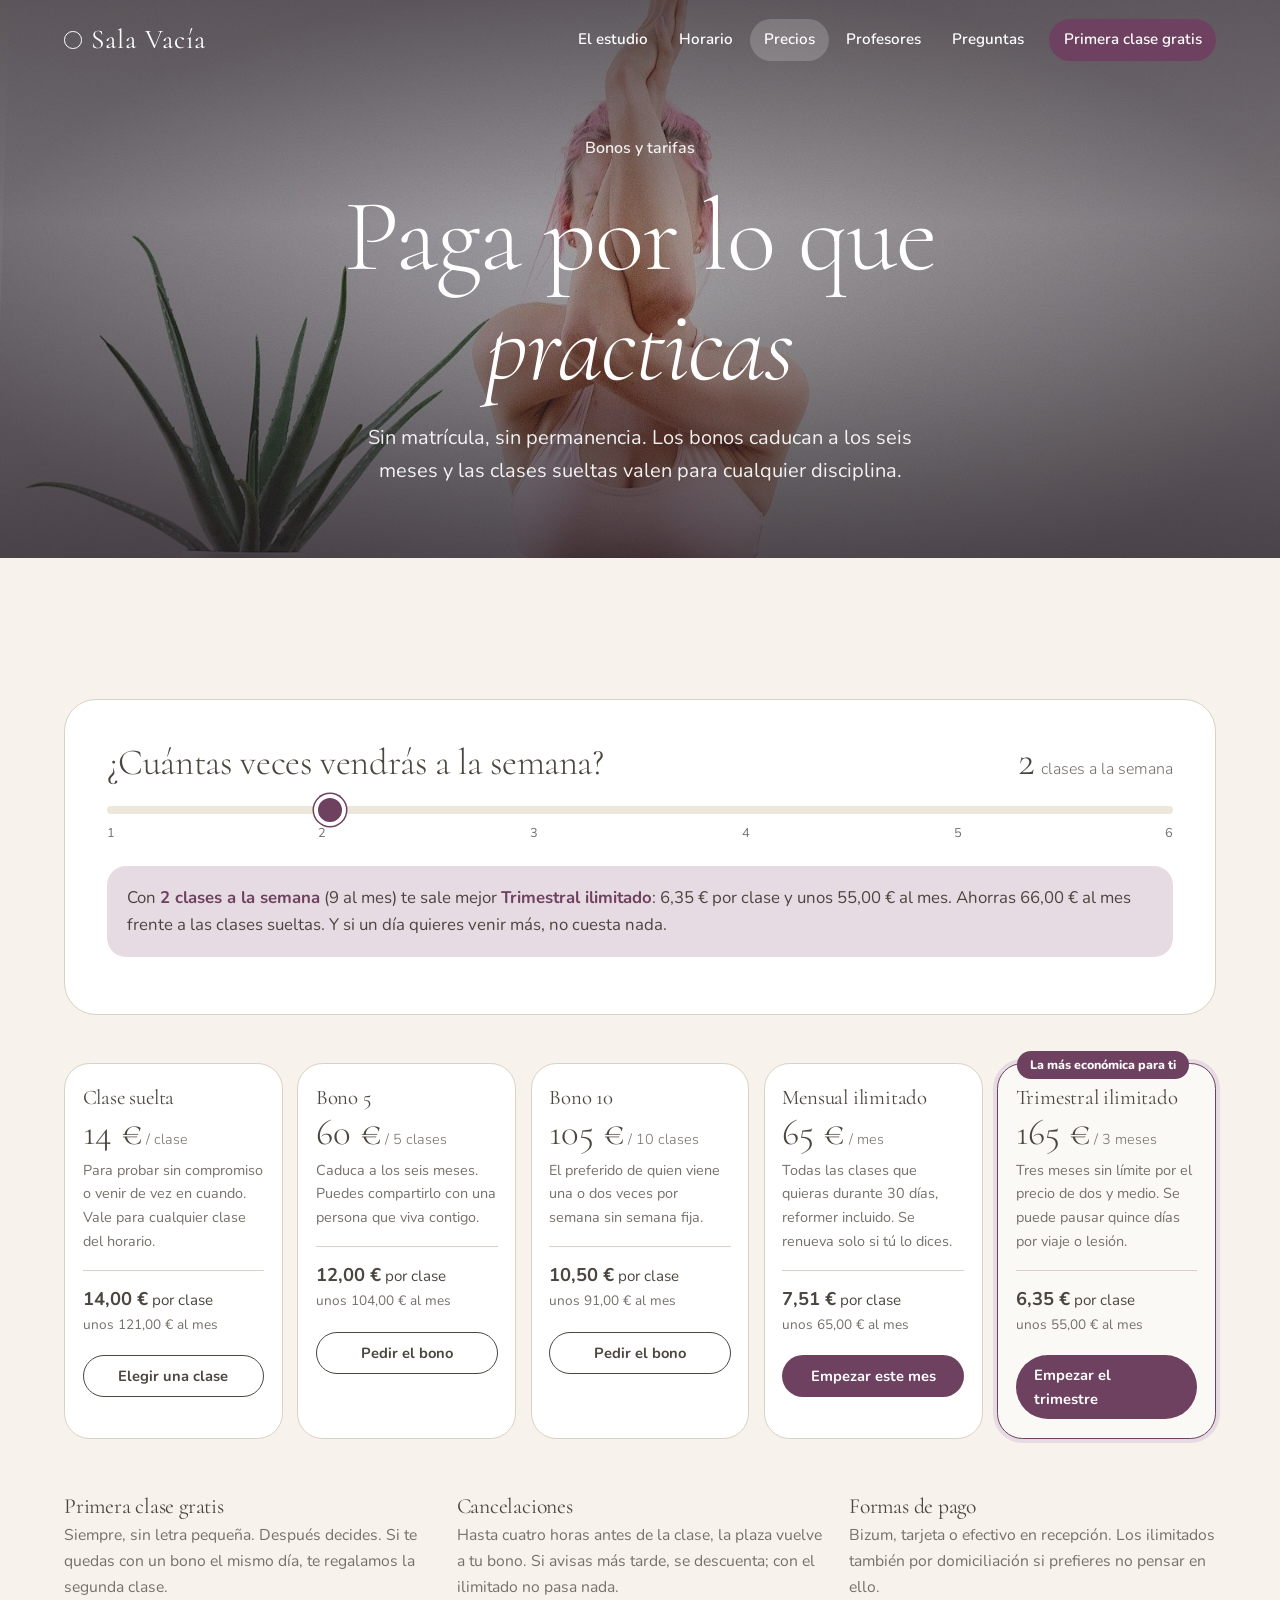
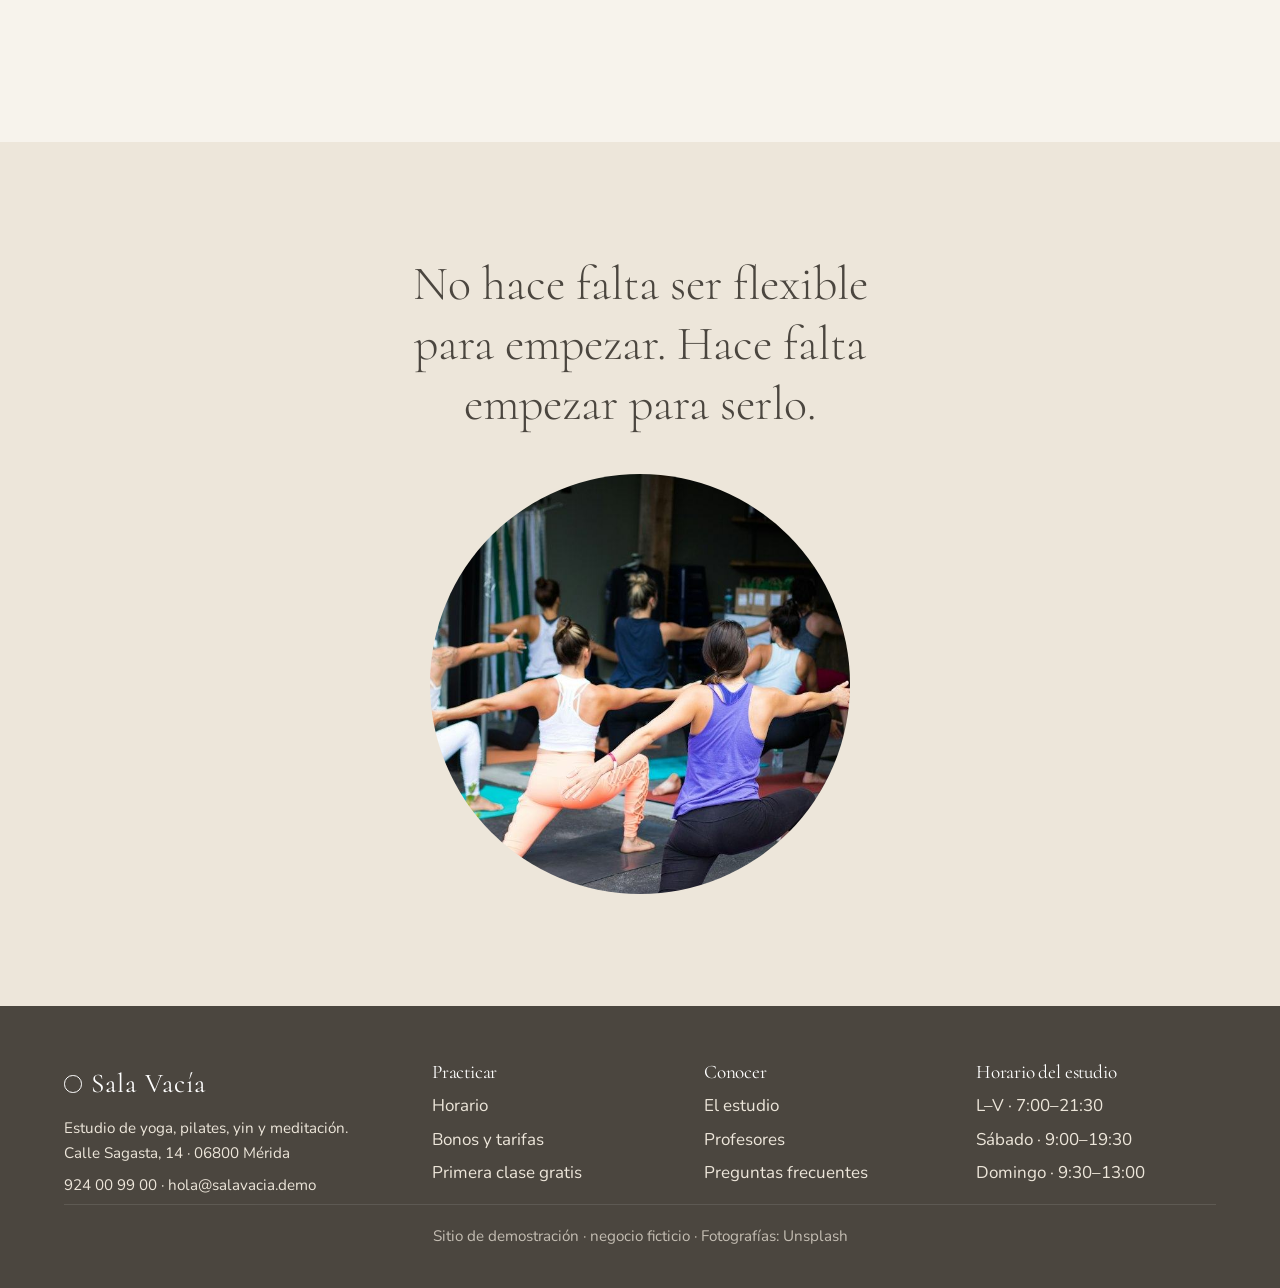
<file: 05-sala-vacia/precios.html>
<!DOCTYPE html>
<html lang="es">
<head>
  <meta charset="UTF-8">
  <meta name="viewport" content="width=device-width, initial-scale=1">
  <title>Precios y bonos · Sala Vacía, Mérida</title>
  <meta name="description" content="Clase suelta, bono 5, bono 10, mensual y trimestral ilimitados. Mueve el comparador según las clases que harás por semana y te decimos cuál te sale mejor.">
  <meta property="og:type" content="website">
  <meta property="og:title" content="Precios y bonos · Sala Vacía">
  <meta property="og:description" content="Te decimos qué bono te sale mejor según cuántas clases hagas a la semana.">
  <meta property="og:image" content="img/1593164842264-854604db2260-1000.jpg">
  <meta property="og:locale" content="es_ES">
  <meta name="theme-color" content="#8b9b80">
  <link rel="preconnect" href="https://fonts.googleapis.com">
  <link rel="preconnect" href="https://fonts.gstatic.com" crossorigin>
  <link href="https://fonts.googleapis.com/css2?family=Cormorant:ital,wght@0,300;0,400;1,400&family=Nunito:wght@500;600;700;800&display=swap" rel="stylesheet">
  <link rel="stylesheet" href="css/estilos.css">
  <script type="application/ld+json">
  {
    "@context": "https://schema.org",
    "@type": ["SportsActivityLocation", "HealthClub"],
    "name": "Sala Vacía",
    "url": "precios.html",
    "telephone": "+34 924 00 99 00",
    "address": { "@type": "PostalAddress", "streetAddress": "Calle Sagasta, 14", "addressLocality": "Mérida", "postalCode": "06800", "addressCountry": "ES" },
    "makesOffer": [
      { "@type": "Offer", "name": "Clase suelta", "price": "14", "priceCurrency": "EUR" },
      { "@type": "Offer", "name": "Bono 5 clases", "price": "60", "priceCurrency": "EUR" },
      { "@type": "Offer", "name": "Bono 10 clases", "price": "105", "priceCurrency": "EUR" },
      { "@type": "Offer", "name": "Mensual ilimitado", "price": "65", "priceCurrency": "EUR" },
      { "@type": "Offer", "name": "Trimestral ilimitado", "price": "165", "priceCurrency": "EUR" }
    ]
  }
  </script>
</head>
<body>

<header class="cabecera">
  <div class="contenedor cabecera__fila">
    <a class="marca" href="index.html"><span class="marca__anillo" aria-hidden="true"></span>Sala Vacía</a>
    <nav class="nav" aria-label="Principal">
      <a href="index.html#estudio">El estudio</a>
      <a href="index.html#horario">Horario</a>
      <a href="precios.html">Precios</a>
      <a href="profesores.html">Profesores</a>
      <a href="faq.html">Preguntas</a>
      <a class="nav__cta" href="index.html#gratis">Primera clase gratis</a>
    </nav>
    <button class="boton-menu" type="button" aria-expanded="false" aria-controls="menu-movil" aria-label="Abrir menú">
      <svg class="ico-abrir" viewBox="0 0 24 24" fill="none" stroke="currentColor" stroke-width="1.6" stroke-linecap="round" aria-hidden="true"><path d="M4 8h16M4 16h16"/></svg>
      <svg class="ico-cerrar" viewBox="0 0 24 24" fill="none" stroke="currentColor" stroke-width="1.6" stroke-linecap="round" aria-hidden="true"><path d="M6 6l12 12M18 6L6 18"/></svg>
    </button>
  </div>
</header>

<div class="menu-movil" id="menu-movil" hidden>
  <button class="boton-menu menu-movil__cerrar" type="button" aria-label="Cerrar menú">
    <svg viewBox="0 0 24 24" fill="none" stroke="currentColor" stroke-width="1.6" stroke-linecap="round" aria-hidden="true"><path d="M6 6l12 12M18 6L6 18"/></svg>
  </button>
  <nav aria-label="Menú móvil">
    <ul>
      <li><a href="index.html#estudio">El estudio</a></li>
      <li><a href="index.html#horario">Horario</a></li>
      <li><a href="precios.html">Precios</a></li>
      <li><a href="profesores.html">Profesores</a></li>
      <li><a href="faq.html">Preguntas</a></li>
      <li><a href="index.html#gratis">Primera clase gratis</a></li>
    </ul>
  </nav>
  <p class="menu-movil__pie">Calle Sagasta, 14 · Mérida<br><a href="tel:+34924009900">924 00 99 00</a></p>
</div>

<main>
  <section class="hero hero--corto" aria-labelledby="titulo-precios">
    <div class="hero__fondo foto">
      <img src="img/1593164842264-854604db2260-1600.jpg" alt="Esterillas de yoga enrolladas con luz suave" width="1800" height="1200" fetchpriority="high" onerror="this.classList.add('img-fallback')">
    </div>
    <div class="hero__velo" aria-hidden="true"></div>
    <div class="hero__contenido">
      <p class="hero__lugar">Bonos y tarifas</p>
      <h1 id="titulo-precios">Paga por lo que <em>practicas</em></h1>
      <p class="hero__texto">Sin matrícula, sin permanencia. Los bonos caducan a los seis meses y las clases sueltas valen para cualquier disciplina.</p>
    </div>
  </section>

  <section class="seccion" aria-labelledby="titulo-comparador">
    <div class="contenedor">
      <div class="comparador revela">
        <div class="comparador__cabecera">
          <h2 id="titulo-comparador" style="font-size:clamp(1.6rem,3vw,2.3rem)">¿Cuántas veces vendrás a la semana?</h2>
          <div class="comparador__valor" id="clases-semana-valor" aria-live="polite">2<small>clases a la semana</small></div>
        </div>
        <label for="clases-semana" class="visually-hidden">Clases por semana</label>
        <input class="slider" type="range" id="clases-semana" min="1" max="6" step="1" value="2" aria-valuetext="2 clases a la semana">
        <div class="slider__marcas" aria-hidden="true"><span>1</span><span>2</span><span>3</span><span>4</span><span>5</span><span>6</span></div>
        <p class="comparador__resumen" id="comparador-resumen" aria-live="polite"></p>
      </div>

      <div class="tarifas">
        <article class="tarifa" id="tarifa-suelta">
          <span class="tarifa__mejor-etiqueta">La más económica para ti</span>
          <h3>Clase suelta</h3>
          <div class="tarifa__precio">14 €<small>/ clase</small></div>
          <p class="tarifa__detalle">Para probar sin compromiso o venir de vez en cuando. Vale para cualquier clase del horario.</p>
          <div class="tarifa__por-clase"><strong data-por-clase>14,00 €</strong> por clase<span data-por-mes></span></div>
          <a class="boton boton--borde boton--pequeno" href="index.html#horario">Elegir una clase</a>
        </article>

        <article class="tarifa" id="tarifa-bono5">
          <span class="tarifa__mejor-etiqueta">La más económica para ti</span>
          <h3>Bono 5</h3>
          <div class="tarifa__precio">60 €<small>/ 5 clases</small></div>
          <p class="tarifa__detalle">Caduca a los seis meses. Puedes compartirlo con una persona que viva contigo.</p>
          <div class="tarifa__por-clase"><strong data-por-clase>12,00 €</strong> por clase<span data-por-mes></span></div>
          <a class="boton boton--borde boton--pequeno" href="https://wa.me/34924009900?text=Hola%2C%20quiero%20un%20Bono%205%20de%20Sala%20Vac%C3%ADa." target="_blank" rel="noopener">Pedir el bono</a>
        </article>

        <article class="tarifa" id="tarifa-bono10">
          <span class="tarifa__mejor-etiqueta">La más económica para ti</span>
          <h3>Bono 10</h3>
          <div class="tarifa__precio">105 €<small>/ 10 clases</small></div>
          <p class="tarifa__detalle">El preferido de quien viene una o dos veces por semana sin semana fija.</p>
          <div class="tarifa__por-clase"><strong data-por-clase>10,50 €</strong> por clase<span data-por-mes></span></div>
          <a class="boton boton--borde boton--pequeno" href="https://wa.me/34924009900?text=Hola%2C%20quiero%20un%20Bono%2010%20de%20Sala%20Vac%C3%ADa." target="_blank" rel="noopener">Pedir el bono</a>
        </article>

        <article class="tarifa" id="tarifa-mensual">
          <span class="tarifa__mejor-etiqueta">La más económica para ti</span>
          <h3>Mensual ilimitado</h3>
          <div class="tarifa__precio">65 €<small>/ mes</small></div>
          <p class="tarifa__detalle">Todas las clases que quieras durante 30 días, reformer incluido. Se renueva solo si tú lo dices.</p>
          <div class="tarifa__por-clase"><strong data-por-clase>—</strong> por clase<span data-por-mes></span></div>
          <a class="boton boton--ciruela boton--pequeno" href="https://wa.me/34924009900?text=Hola%2C%20quiero%20el%20mensual%20ilimitado%20de%20Sala%20Vac%C3%ADa." target="_blank" rel="noopener">Empezar este mes</a>
        </article>

        <article class="tarifa" id="tarifa-trimestral">
          <span class="tarifa__mejor-etiqueta">La más económica para ti</span>
          <h3>Trimestral ilimitado</h3>
          <div class="tarifa__precio">165 €<small>/ 3 meses</small></div>
          <p class="tarifa__detalle">Tres meses sin límite por el precio de dos y medio. Se puede pausar quince días por viaje o lesión.</p>
          <div class="tarifa__por-clase"><strong data-por-clase>—</strong> por clase<span data-por-mes></span></div>
          <a class="boton boton--ciruela boton--pequeno" href="https://wa.me/34924009900?text=Hola%2C%20quiero%20el%20trimestral%20ilimitado%20de%20Sala%20Vac%C3%ADa." target="_blank" rel="noopener">Empezar el trimestre</a>
        </article>
      </div>

      <div class="condiciones">
        <div class="revela">
          <h3>Primera clase gratis</h3>
          <p>Siempre, sin letra pequeña. Después decides. Si te quedas con un bono el mismo día, te regalamos la segunda clase.</p>
        </div>
        <div class="revela revela--2">
          <h3>Cancelaciones</h3>
          <p>Hasta cuatro horas antes de la clase, la plaza vuelve a tu bono. Si avisas más tarde, se descuenta; con el ilimitado no pasa nada.</p>
        </div>
        <div class="revela revela--3">
          <h3>Formas de pago</h3>
          <p>Bizum, tarjeta o efectivo en recepción. Los ilimitados también por domiciliación si prefieres no pensar en ello.</p>
        </div>
      </div>
    </div>
  </section>

  <section class="cita-franja seccion--arena" aria-label="Cita">
    <div class="contenedor">
      <p>No hace falta ser flexible para empezar. Hace falta empezar para serlo.</p>
      <div class="foto foto--circulo revela">
        <img src="img/1588286840104-8957b019727f-1000.jpg" alt="Practicante estirándose en una sala luminosa" width="800" height="800" loading="lazy" onerror="this.classList.add('img-fallback')">
      </div>
    </div>
  </section>
</main>

<footer class="pie">
  <div class="contenedor">
    <div class="pie__rejilla">
      <div>
        <a class="marca" href="index.html"><span class="marca__anillo" aria-hidden="true"></span>Sala Vacía</a>
        <p>Estudio de yoga, pilates, yin y meditación.<br>Calle Sagasta, 14 · 06800 Mérida</p>
        <p><a href="tel:+34924009900">924 00 99 00</a> · <a href="mailto:hola@salavacia.demo">hola@salavacia.demo</a></p>
      </div>
      <div>
        <h3>Practicar</h3>
        <ul>
          <li><a href="index.html#horario">Horario</a></li>
          <li><a href="precios.html">Bonos y tarifas</a></li>
          <li><a href="index.html#gratis">Primera clase gratis</a></li>
        </ul>
      </div>
      <div>
        <h3>Conocer</h3>
        <ul>
          <li><a href="index.html#estudio">El estudio</a></li>
          <li><a href="profesores.html">Profesores</a></li>
          <li><a href="faq.html">Preguntas frecuentes</a></li>
        </ul>
      </div>
      <div>
        <h3>Horario del estudio</h3>
        <ul>
          <li>L–V · 7:00–21:30</li>
          <li>Sábado · 9:00–19:30</li>
          <li>Domingo · 9:30–13:00</li>
        </ul>
      </div>
    </div>
    <p class="pie__demo">Sitio de demostración · negocio ficticio · Fotografías: Unsplash</p>
  </div>
</footer>

<script src="js/comun.js"></script>
<script src="js/precios.js"></script>
</body>
</html>
</file>
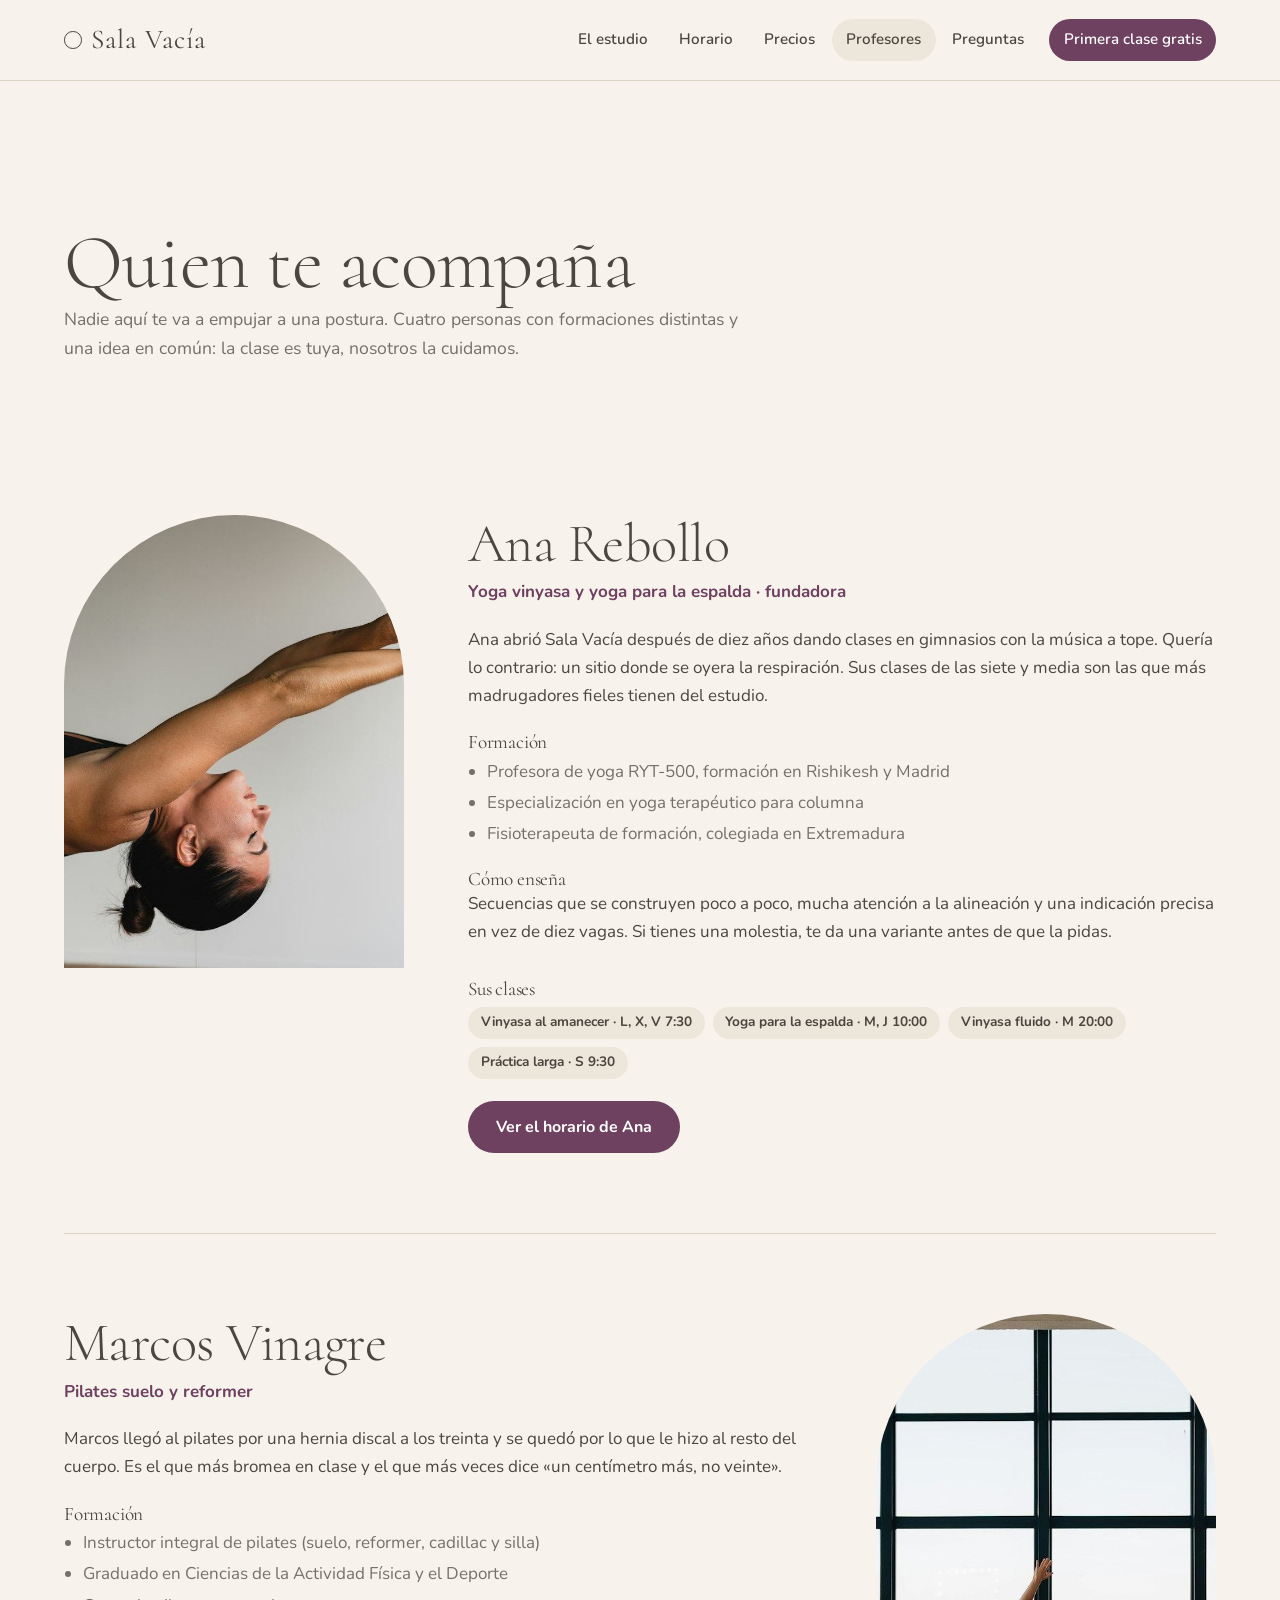
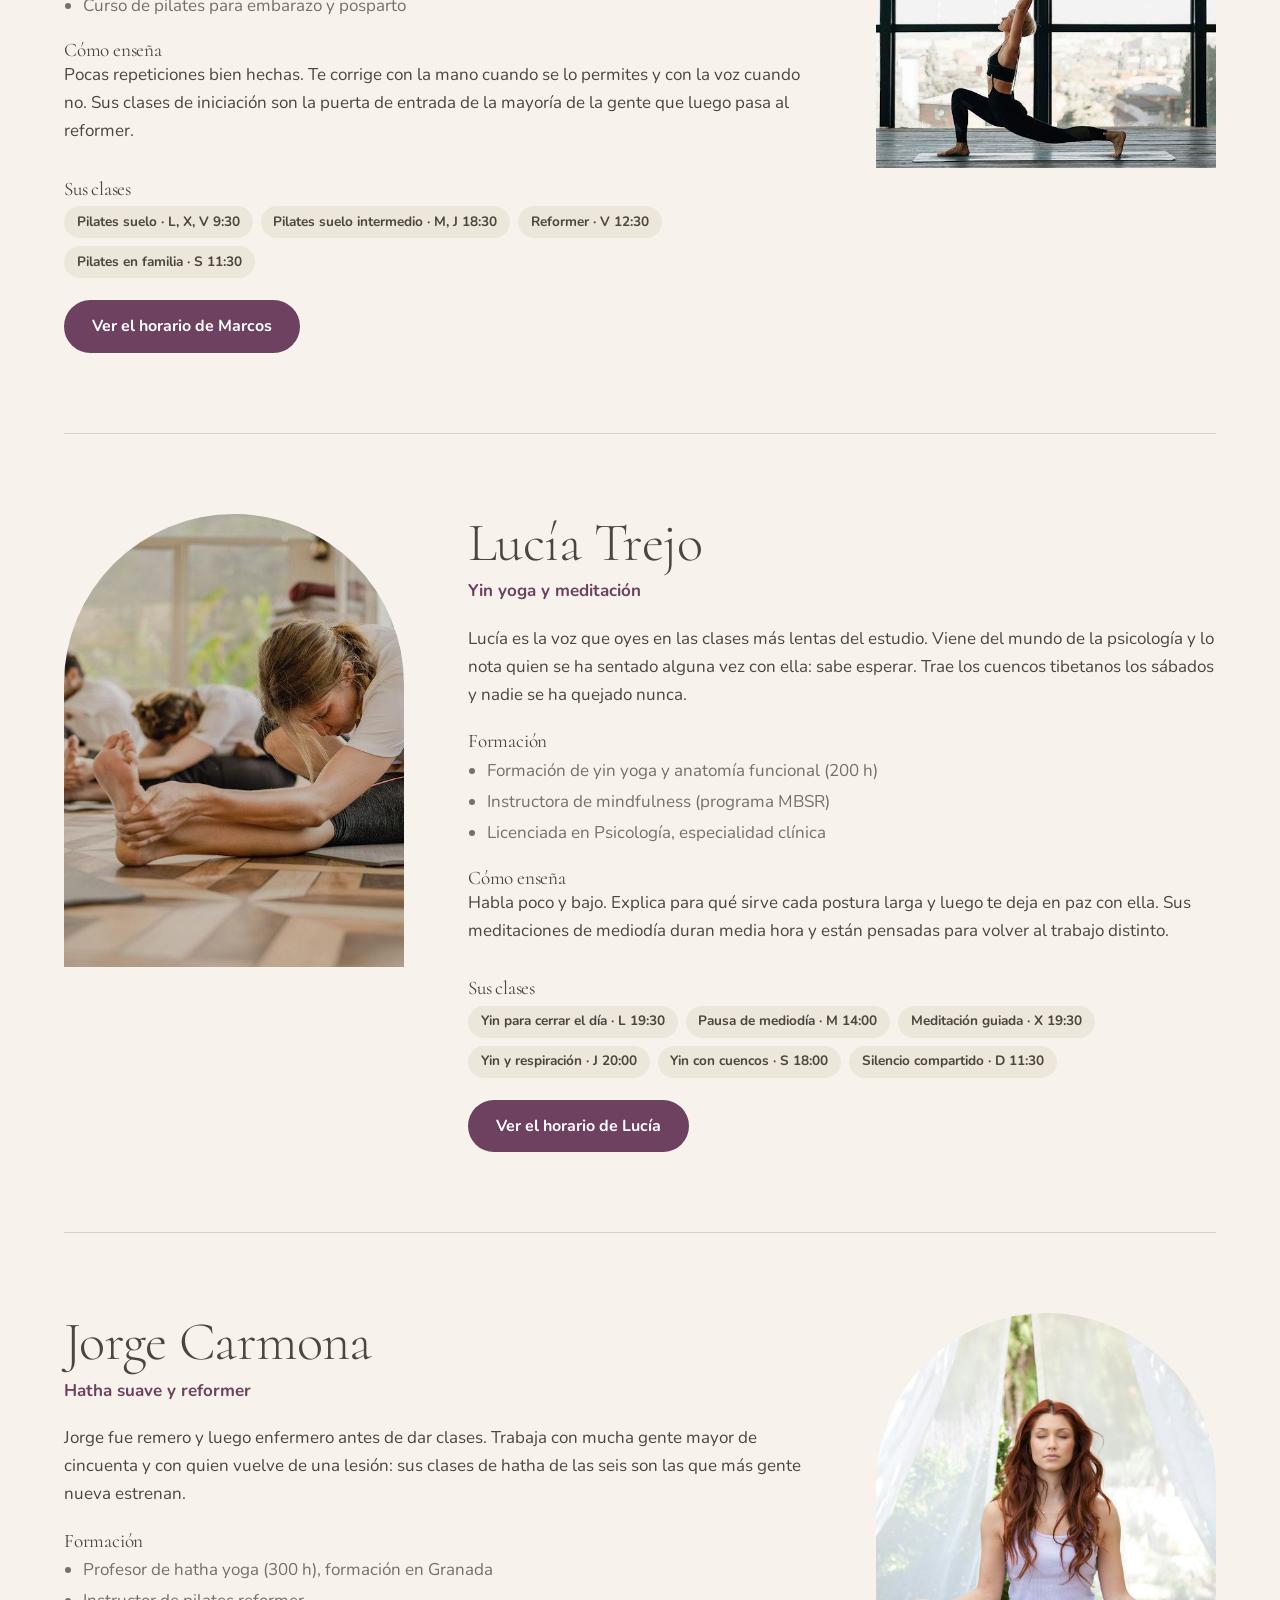
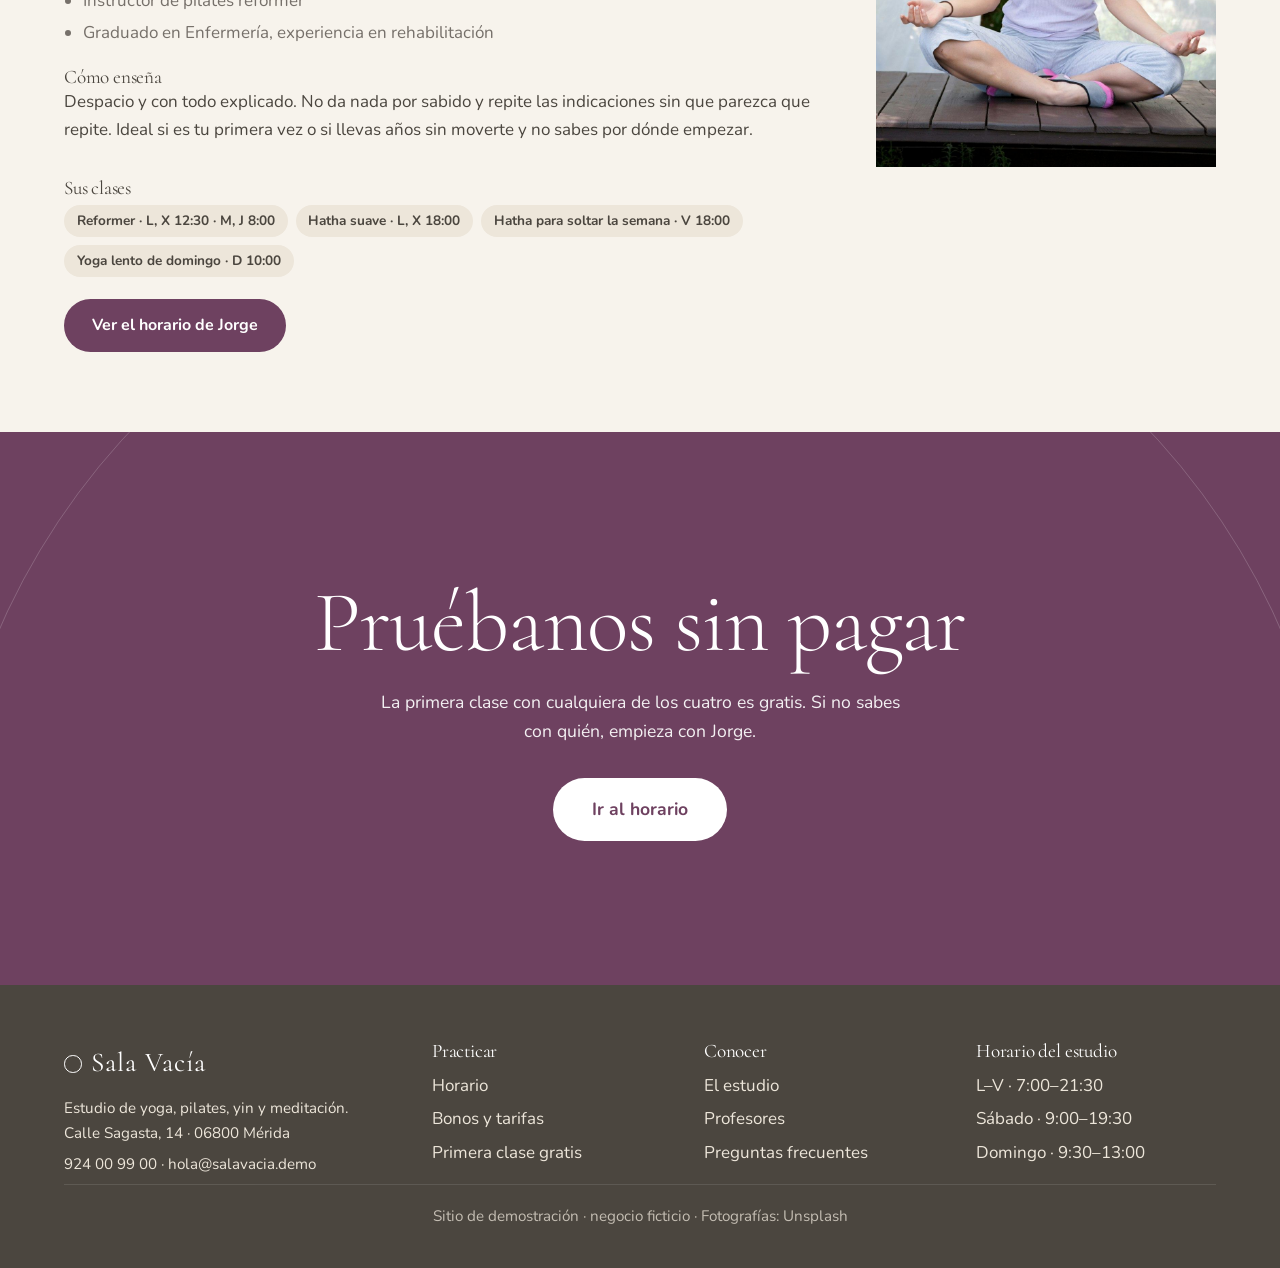
<file: 05-sala-vacia/profesores.html>
<!DOCTYPE html>
<html lang="es">
<head>
  <meta charset="UTF-8">
  <meta name="viewport" content="width=device-width, initial-scale=1">
  <title>Profesores · Sala Vacía, Mérida</title>
  <meta name="description" content="Ana, Marcos, Lucía y Jorge: formación, estilo de enseñanza y en qué clases los encontrarás. Entra directo al horario filtrado por cada profesor.">
  <meta property="og:type" content="website">
  <meta property="og:title" content="Profesores · Sala Vacía">
  <meta property="og:description" content="Cuatro personas, cuatro maneras de enseñar.">
  <meta property="og:image" content="img/1552196527-bffef41ef674-1000.jpg">
  <meta property="og:locale" content="es_ES">
  <meta name="theme-color" content="#8b9b80">
  <link rel="preconnect" href="https://fonts.googleapis.com">
  <link rel="preconnect" href="https://fonts.gstatic.com" crossorigin>
  <link href="https://fonts.googleapis.com/css2?family=Cormorant:ital,wght@0,300;0,400;1,400&family=Nunito:wght@500;600;700;800&display=swap" rel="stylesheet">
  <link rel="stylesheet" href="css/estilos.css">
  <script type="application/ld+json">
  {
    "@context": "https://schema.org",
    "@type": ["SportsActivityLocation", "HealthClub"],
    "name": "Sala Vacía",
    "url": "profesores.html",
    "telephone": "+34 924 00 99 00",
    "address": { "@type": "PostalAddress", "streetAddress": "Calle Sagasta, 14", "addressLocality": "Mérida", "postalCode": "06800", "addressCountry": "ES" },
    "employee": [
      { "@type": "Person", "name": "Ana Rebollo", "jobTitle": "Profesora de yoga" },
      { "@type": "Person", "name": "Marcos Vinagre", "jobTitle": "Profesor de pilates" },
      { "@type": "Person", "name": "Lucía Trejo", "jobTitle": "Profesora de yin y meditación" },
      { "@type": "Person", "name": "Jorge Carmona", "jobTitle": "Profesor de hatha y reformer" }
    ]
  }
  </script>
</head>
<body>

<header class="cabecera cabecera--solida">
  <div class="contenedor cabecera__fila">
    <a class="marca" href="index.html"><span class="marca__anillo" aria-hidden="true"></span>Sala Vacía</a>
    <nav class="nav" aria-label="Principal">
      <a href="index.html#estudio">El estudio</a>
      <a href="index.html#horario">Horario</a>
      <a href="precios.html">Precios</a>
      <a href="profesores.html">Profesores</a>
      <a href="faq.html">Preguntas</a>
      <a class="nav__cta" href="index.html#gratis">Primera clase gratis</a>
    </nav>
    <button class="boton-menu" type="button" aria-expanded="false" aria-controls="menu-movil" aria-label="Abrir menú">
      <svg class="ico-abrir" viewBox="0 0 24 24" fill="none" stroke="currentColor" stroke-width="1.6" stroke-linecap="round" aria-hidden="true"><path d="M4 8h16M4 16h16"/></svg>
      <svg class="ico-cerrar" viewBox="0 0 24 24" fill="none" stroke="currentColor" stroke-width="1.6" stroke-linecap="round" aria-hidden="true"><path d="M6 6l12 12M18 6L6 18"/></svg>
    </button>
  </div>
</header>

<div class="menu-movil" id="menu-movil" hidden>
  <button class="boton-menu menu-movil__cerrar" type="button" aria-label="Cerrar menú">
    <svg viewBox="0 0 24 24" fill="none" stroke="currentColor" stroke-width="1.6" stroke-linecap="round" aria-hidden="true"><path d="M6 6l12 12M18 6L6 18"/></svg>
  </button>
  <nav aria-label="Menú móvil">
    <ul>
      <li><a href="index.html#estudio">El estudio</a></li>
      <li><a href="index.html#horario">Horario</a></li>
      <li><a href="precios.html">Precios</a></li>
      <li><a href="profesores.html">Profesores</a></li>
      <li><a href="faq.html">Preguntas</a></li>
      <li><a href="index.html#gratis">Primera clase gratis</a></li>
    </ul>
  </nav>
  <p class="menu-movil__pie">Calle Sagasta, 14 · Mérida<br><a href="tel:+34924009900">924 00 99 00</a></p>
</div>

<main>
  <section class="seccion" style="padding-bottom:0" aria-labelledby="titulo-profesores">
    <div class="contenedor">
      <div class="intro" style="text-align:left;margin-left:0">
        <h1 id="titulo-profesores" style="font-size:clamp(2.6rem,6vw,4.8rem)">Quien te acompaña</h1>
        <p>Nadie aquí te va a empujar a una postura. Cuatro personas con formaciones distintas y una idea en común: la clase es tuya, nosotros la cuidamos.</p>
      </div>
    </div>
  </section>

  <section class="contenedor" aria-label="Fichas de los profesores">

    <article class="ficha" id="ana">
      <div class="foto foto--arco revela">
        <img src="img/1552196527-bffef41ef674-1000.jpg" alt="Ana Rebollo en una postura de yoga en la Sala Norte" width="600" height="800" loading="lazy" onerror="this.classList.add('img-fallback')">
      </div>
      <div class="ficha__texto revela revela--2">
        <h2>Ana Rebollo</h2>
        <p class="ficha__rol">Yoga vinyasa y yoga para la espalda · fundadora</p>
        <p>Ana abrió Sala Vacía después de diez años dando clases en gimnasios con la música a tope. Quería lo contrario: un sitio donde se oyera la respiración. Sus clases de las siete y media son las que más madrugadores fieles tienen del estudio.</p>
        <div class="ficha__datos">
          <div>
            <h3>Formación</h3>
            <ul>
              <li>Profesora de yoga RYT-500, formación en Rishikesh y Madrid</li>
              <li>Especialización en yoga terapéutico para columna</li>
              <li>Fisioterapeuta de formación, colegiada en Extremadura</li>
            </ul>
          </div>
          <div>
            <h3>Cómo enseña</h3>
            <p>Secuencias que se construyen poco a poco, mucha atención a la alineación y una indicación precisa en vez de diez vagas. Si tienes una molestia, te da una variante antes de que la pidas.</p>
          </div>
          <div>
            <h3>Sus clases</h3>
            <div class="ficha__clases">
              <span>Vinyasa al amanecer · L, X, V 7:30</span>
              <span>Yoga para la espalda · M, J 10:00</span>
              <span>Vinyasa fluido · M 20:00</span>
              <span>Práctica larga · S 9:30</span>
            </div>
          </div>
        </div>
        <a class="boton boton--ciruela" href="index.html?profesor=ana#horario">Ver el horario de Ana</a>
      </div>
    </article>

    <article class="ficha" id="marcos">
      <div class="foto foto--arco revela">
        <img src="img/1611094607507-8c8173e5cf33-1000.jpg" alt="Marcos Vinagre, profesor de pilates, en la Sala Patio" width="600" height="800" loading="lazy" onerror="this.classList.add('img-fallback')">
      </div>
      <div class="ficha__texto revela revela--2">
        <h2>Marcos Vinagre</h2>
        <p class="ficha__rol">Pilates suelo y reformer</p>
        <p>Marcos llegó al pilates por una hernia discal a los treinta y se quedó por lo que le hizo al resto del cuerpo. Es el que más bromea en clase y el que más veces dice «un centímetro más, no veinte».</p>
        <div class="ficha__datos">
          <div>
            <h3>Formación</h3>
            <ul>
              <li>Instructor integral de pilates (suelo, reformer, cadillac y silla)</li>
              <li>Graduado en Ciencias de la Actividad Física y el Deporte</li>
              <li>Curso de pilates para embarazo y posparto</li>
            </ul>
          </div>
          <div>
            <h3>Cómo enseña</h3>
            <p>Pocas repeticiones bien hechas. Te corrige con la mano cuando se lo permites y con la voz cuando no. Sus clases de iniciación son la puerta de entrada de la mayoría de la gente que luego pasa al reformer.</p>
          </div>
          <div>
            <h3>Sus clases</h3>
            <div class="ficha__clases">
              <span>Pilates suelo · L, X, V 9:30</span>
              <span>Pilates suelo intermedio · M, J 18:30</span>
              <span>Reformer · V 12:30</span>
              <span>Pilates en familia · S 11:30</span>
            </div>
          </div>
        </div>
        <a class="boton boton--ciruela" href="index.html?profesor=marcos#horario">Ver el horario de Marcos</a>
      </div>
    </article>

    <article class="ficha" id="lucia">
      <div class="foto foto--arco revela">
        <img src="img/1683056255281-e52a141924f0-1000.jpg" alt="Lucía Trejo guiando una meditación en la Sala Patio" width="600" height="800" loading="lazy" onerror="this.classList.add('img-fallback')">
      </div>
      <div class="ficha__texto revela revela--2">
        <h2>Lucía Trejo</h2>
        <p class="ficha__rol">Yin yoga y meditación</p>
        <p>Lucía es la voz que oyes en las clases más lentas del estudio. Viene del mundo de la psicología y lo nota quien se ha sentado alguna vez con ella: sabe esperar. Trae los cuencos tibetanos los sábados y nadie se ha quejado nunca.</p>
        <div class="ficha__datos">
          <div>
            <h3>Formación</h3>
            <ul>
              <li>Formación de yin yoga y anatomía funcional (200 h)</li>
              <li>Instructora de mindfulness (programa MBSR)</li>
              <li>Licenciada en Psicología, especialidad clínica</li>
            </ul>
          </div>
          <div>
            <h3>Cómo enseña</h3>
            <p>Habla poco y bajo. Explica para qué sirve cada postura larga y luego te deja en paz con ella. Sus meditaciones de mediodía duran media hora y están pensadas para volver al trabajo distinto.</p>
          </div>
          <div>
            <h3>Sus clases</h3>
            <div class="ficha__clases">
              <span>Yin para cerrar el día · L 19:30</span>
              <span>Pausa de mediodía · M 14:00</span>
              <span>Meditación guiada · X 19:30</span>
              <span>Yin y respiración · J 20:00</span>
              <span>Yin con cuencos · S 18:00</span>
              <span>Silencio compartido · D 11:30</span>
            </div>
          </div>
        </div>
        <a class="boton boton--ciruela" href="index.html?profesor=lucia#horario">Ver el horario de Lucía</a>
      </div>
    </article>

    <article class="ficha" id="jorge">
      <div class="foto foto--arco revela">
        <img src="img/1566501206188-5dd0cf160a0e-1000.jpg" alt="Jorge Carmona en la Sala Reformer" width="600" height="800" loading="lazy" onerror="this.classList.add('img-fallback')">
      </div>
      <div class="ficha__texto revela revela--2">
        <h2>Jorge Carmona</h2>
        <p class="ficha__rol">Hatha suave y reformer</p>
        <p>Jorge fue remero y luego enfermero antes de dar clases. Trabaja con mucha gente mayor de cincuenta y con quien vuelve de una lesión: sus clases de hatha de las seis son las que más gente nueva estrenan.</p>
        <div class="ficha__datos">
          <div>
            <h3>Formación</h3>
            <ul>
              <li>Profesor de hatha yoga (300 h), formación en Granada</li>
              <li>Instructor de pilates reformer</li>
              <li>Graduado en Enfermería, experiencia en rehabilitación</li>
            </ul>
          </div>
          <div>
            <h3>Cómo enseña</h3>
            <p>Despacio y con todo explicado. No da nada por sabido y repite las indicaciones sin que parezca que repite. Ideal si es tu primera vez o si llevas años sin moverte y no sabes por dónde empezar.</p>
          </div>
          <div>
            <h3>Sus clases</h3>
            <div class="ficha__clases">
              <span>Reformer · L, X 12:30 · M, J 8:00</span>
              <span>Hatha suave · L, X 18:00</span>
              <span>Hatha para soltar la semana · V 18:00</span>
              <span>Yoga lento de domingo · D 10:00</span>
            </div>
          </div>
        </div>
        <a class="boton boton--ciruela" href="index.html?profesor=jorge#horario">Ver el horario de Jorge</a>
      </div>
    </article>

  </section>

  <section class="gratis" aria-labelledby="titulo-gratis-profes">
    <div class="contenedor">
      <h2 id="titulo-gratis-profes">Pruébanos sin pagar</h2>
      <p>La primera clase con cualquiera de los cuatro es gratis. Si no sabes con quién, empieza con Jorge.</p>
      <a class="boton boton--claro boton--grande" href="index.html#horario">Ir al horario</a>
    </div>
  </section>
</main>

<footer class="pie">
  <div class="contenedor">
    <div class="pie__rejilla">
      <div>
        <a class="marca" href="index.html"><span class="marca__anillo" aria-hidden="true"></span>Sala Vacía</a>
        <p>Estudio de yoga, pilates, yin y meditación.<br>Calle Sagasta, 14 · 06800 Mérida</p>
        <p><a href="tel:+34924009900">924 00 99 00</a> · <a href="mailto:hola@salavacia.demo">hola@salavacia.demo</a></p>
      </div>
      <div>
        <h3>Practicar</h3>
        <ul>
          <li><a href="index.html#horario">Horario</a></li>
          <li><a href="precios.html">Bonos y tarifas</a></li>
          <li><a href="index.html#gratis">Primera clase gratis</a></li>
        </ul>
      </div>
      <div>
        <h3>Conocer</h3>
        <ul>
          <li><a href="index.html#estudio">El estudio</a></li>
          <li><a href="profesores.html">Profesores</a></li>
          <li><a href="faq.html">Preguntas frecuentes</a></li>
        </ul>
      </div>
      <div>
        <h3>Horario del estudio</h3>
        <ul>
          <li>L–V · 7:00–21:30</li>
          <li>Sábado · 9:00–19:30</li>
          <li>Domingo · 9:30–13:00</li>
        </ul>
      </div>
    </div>
    <p class="pie__demo">Sitio de demostración · negocio ficticio · Fotografías: Unsplash</p>
  </div>
</footer>

<script src="js/comun.js"></script>
</body>
</html>
</file>
<file: 05-sala-vacia/css/estilos.css>
/* SALA VACÍA · estudio de yoga y pilates · Mérida
   Paleta: arena, lino, piedra, salvia, ciruela. Serif Cormorant + Nunito. */

:root {
  --arena: #ede6da;
  --lino: #f7f3ec;
  --lino-claro: #fbf9f5;
  --piedra: #4b463f;
  --piedra-suave: #76706a;
  --piedra-linea: #d9d1c3;
  --salvia: #8b9b80;
  --salvia-suave: #c9d2c0;
  --salvia-profunda: #5b6b54;
  --ciruela: #6e4160;
  --ciruela-oscura: #512e47;
  --ciruela-suave: #e7dbe3;
  --blanco: #ffffff;

  --serif: "Cormorant", "Cormorant Garamond", Georgia, serif;
  --sans: "Nunito", "Segoe UI", system-ui, sans-serif;

  --lento: 800ms cubic-bezier(.33, 0, .2, 1);
  --medio: 400ms cubic-bezier(.33, 0, .2, 1);
  --ancho: 1180px;
  --gutter: clamp(1.25rem, 5vw, 4rem);
  --arco: 999px 999px 0 0;
}

*, *::before, *::after { box-sizing: border-box; }

html { scroll-behavior: smooth; -webkit-text-size-adjust: 100%; }

body {
  margin: 0;
  font-family: var(--sans);
  font-size: 1.0625rem;
  line-height: 1.65;
  color: var(--piedra);
  background: var(--lino);
  overflow-x: hidden;
}

img { display: block; max-width: 100%; }
a { color: inherit; }
button { font: inherit; color: inherit; cursor: pointer; }

h1, h2, h3, h4 {
  font-family: var(--serif);
  font-weight: 300;
  line-height: 1.08;
  margin: 0;
  letter-spacing: -0.01em;
}
h1 { font-size: clamp(2.8rem, 8vw, 6.5rem); }
h2 { font-size: clamp(2.2rem, 5vw, 3.9rem); }
h3 { font-size: clamp(1.5rem, 2.6vw, 2.1rem); font-weight: 400; }
p { margin: 0 0 1rem; }
em { font-family: var(--serif); font-size: 1.12em; font-style: italic; }

:focus-visible {
  outline: 3px solid var(--ciruela);
  outline-offset: 3px;
  border-radius: 4px;
}

.visually-hidden {
  position: absolute !important;
  width: 1px; height: 1px;
  overflow: hidden; clip: rect(0 0 0 0);
  white-space: nowrap;
}

.contenedor {
  width: min(100% - 2 * var(--gutter), var(--ancho));
  margin-inline: auto;
}

.seccion { padding-block: clamp(4.5rem, 11vw, 9rem); }
.seccion--arena { background: var(--arena); }
.seccion--salvia { background: var(--salvia-suave); }

.intro {
  max-width: 44rem;
  margin: 0 auto clamp(2.5rem, 6vw, 4.5rem);
  text-align: center;
}
.intro h2 { margin-bottom: 1rem; }
.intro p { color: var(--piedra-suave); font-size: 1.1rem; }

/* ---------- Imágenes y fallback ---------- */
.foto {
  position: relative;
  overflow: hidden;
  background: linear-gradient(160deg, var(--arena), var(--salvia-suave) 60%, var(--ciruela-suave));
}
.foto img {
  width: 100%; height: 100%;
  object-fit: cover;
  transition: opacity var(--lento);
}
.foto img.img-fallback { opacity: 0; }
.foto--arco { border-radius: var(--arco); }
.foto--circulo { border-radius: 50%; }
.foto--suave { border-radius: 2rem; }

/* ---------- Cabecera ---------- */
.cabecera {
  position: absolute;
  top: 0; left: 0; right: 0;
  z-index: 40;
  padding-block: 1.1rem;
  color: var(--blanco);
}
.cabecera--solida {
  position: sticky;
  color: var(--piedra);
  background: var(--lino);
  border-bottom: 1px solid var(--piedra-linea);
}
.cabecera__fila {
  display: flex; align-items: center; justify-content: space-between;
  gap: 1rem;
}
.marca {
  font-family: var(--serif);
  font-size: 1.7rem;
  font-weight: 400;
  letter-spacing: .04em;
  text-decoration: none;
  display: inline-flex; align-items: center; gap: .6rem;
}
.marca__anillo {
  width: 1.1rem; height: 1.1rem;
  border: 1.5px solid currentColor;
  border-radius: 50%;
}
.nav {
  display: none;
}
.nav a {
  text-decoration: none;
  padding: .5rem .9rem;
  border-radius: 999px;
  font-weight: 600;
  font-size: .95rem;
  transition: background var(--medio);
}
.nav a:hover, .nav a[aria-current="page"] { background: rgba(255,255,255,.18); }
.cabecera--solida .nav a:hover, .cabecera--solida .nav a[aria-current="page"] { background: var(--arena); }
.nav .nav__cta {
  background: var(--ciruela);
  color: var(--blanco);
  margin-left: .5rem;
}
.nav .nav__cta:hover { background: var(--ciruela-oscura); }

.boton-menu {
  display: inline-flex; align-items: center; justify-content: center;
  width: 48px; height: 48px;
  border: 1.5px solid currentColor;
  border-radius: 50%;
  background: transparent;
}
.boton-menu svg { width: 22px; height: 22px; }
.boton-menu .ico-cerrar { display: none; }
.boton-menu[aria-expanded="true"] .ico-abrir { display: none; }
.boton-menu[aria-expanded="true"] .ico-cerrar { display: block; }

.menu-movil {
  position: fixed; inset: 0;
  z-index: 60;
  background: var(--arena);
  color: var(--piedra);
  display: flex; flex-direction: column; justify-content: center;
  padding: var(--gutter);
  opacity: 0; visibility: hidden;
  transition: opacity var(--lento), visibility 0s var(--lento);
}
.menu-movil.abierto {
  opacity: 1; visibility: visible;
  transition: opacity var(--lento);
}
.menu-movil__cerrar {
  position: absolute; top: 1.1rem; right: var(--gutter);
}
.menu-movil ul { list-style: none; margin: 0; padding: 0; }
.menu-movil a {
  display: block;
  font-family: var(--serif);
  font-size: clamp(2.2rem, 9vw, 3.4rem);
  font-weight: 300;
  text-decoration: none;
  padding: .45rem 0;
  border-bottom: 1px solid var(--piedra-linea);
}
.menu-movil a[aria-current="page"] { color: var(--ciruela); }
.menu-movil__pie {
  margin-top: 2rem;
  color: var(--piedra-suave);
  font-size: .95rem;
}

@media (min-width: 900px) {
  .nav { display: flex; align-items: center; gap: .15rem; }
  .boton-menu { display: none; }
}

/* ---------- Botones ---------- */
.boton {
  display: inline-flex; align-items: center; justify-content: center; gap: .5rem;
  min-height: 52px;
  padding: .75rem 1.7rem;
  border-radius: 999px;
  border: 1.5px solid transparent;
  font-weight: 700;
  font-size: 1rem;
  text-decoration: none;
  transition: background var(--medio), color var(--medio), border-color var(--medio), transform var(--medio);
}
.boton--ciruela { background: var(--ciruela); color: var(--blanco); }
.boton--ciruela:hover { background: var(--ciruela-oscura); }
.boton--borde { border-color: currentColor; background: transparent; }
.boton--borde:hover { background: rgba(0,0,0,.06); }
.boton--claro { background: var(--blanco); color: var(--piedra); }
.boton--claro:hover { background: var(--arena); }
.boton--grande { min-height: 62px; padding: 1rem 2.4rem; font-size: 1.1rem; }
.boton--pequeno { min-height: 42px; padding: .4rem 1.1rem; font-size: .92rem; }
.boton--whatsapp { background: #2f7a4f; color: var(--blanco); }
.boton--whatsapp:hover { background: #255f3e; }
.boton:disabled { opacity: .5; cursor: not-allowed; }

/* ---------- Hero ---------- */
.hero {
  position: relative;
  min-height: 100svh;
  display: grid;
  place-items: center;
  color: var(--blanco);
  text-align: center;
  isolation: isolate;
  overflow: hidden;
}
.hero__fondo {
  position: absolute; inset: 0; z-index: -2;
  background: linear-gradient(170deg, #7d8a73, #5b6b54 55%, #4a3a44);
}
.hero__fondo img {
  width: 100%; height: 100%; object-fit: cover; object-position: center 40%;
  transition: opacity 1600ms ease;
}
.hero__fondo img.img-fallback { opacity: 0; }
.hero__velo {
  position: absolute; inset: 0; z-index: -1;
  background:
    radial-gradient(ellipse at 50% 55%, rgba(40,30,38,.18), rgba(40,30,38,.55) 75%),
    linear-gradient(180deg, rgba(30,25,30,.35), rgba(30,25,30,.1) 40%, rgba(30,25,30,.55));
}
.hero__contenido {
  padding: 7rem var(--gutter) 5rem;
  display: flex; flex-direction: column; align-items: center; gap: 1.2rem;
  max-width: 54rem;
}
.hero__lugar {
  font-size: 1rem;
  font-weight: 600;
  opacity: .9;
  margin: 0;
}
.hero h1 { font-weight: 300; }
.hero h1 em { font-size: 1em; }
.hero__texto {
  font-size: clamp(1.05rem, 1.6vw, 1.25rem);
  max-width: 34rem;
  opacity: .92;
  margin: 0;
}
.hero__acciones {
  display: flex; flex-wrap: wrap; gap: .8rem; justify-content: center;
  margin-top: 1rem;
}
.hero--corto { min-height: 62svh; }
.hero--corto .hero__contenido { padding-top: 8rem; padding-bottom: 4rem; }

/* ---------- Círculo de respiración ---------- */
.respira {
  position: relative;
  width: clamp(190px, 34vw, 260px);
  height: clamp(190px, 34vw, 260px);
  margin: .5rem 0 1rem;
  border: 0; background: transparent; padding: 0;
  border-radius: 50%;
  color: var(--blanco);
  display: grid; place-items: center;
}
.respira svg { position: absolute; inset: 0; width: 100%; height: 100%; overflow: visible; }
.respira__halo, .respira__nucleo {
  transform-origin: 50% 50%;
  transform: scale(.72);
  transition: transform 4000ms cubic-bezier(.45, 0, .55, 1), opacity 4000ms ease;
}
.respira__halo { fill: rgba(255,255,255,.14); }
.respira__nucleo { fill: rgba(255,255,255,.22); stroke: rgba(255,255,255,.85); stroke-width: 1.2; }
.respira__anillo { fill: none; stroke: rgba(255,255,255,.45); stroke-width: 1; }
.respira__progreso {
  fill: none; stroke: var(--blanco); stroke-width: 2.5;
  stroke-linecap: round;
  transform: rotate(-90deg); transform-origin: 50% 50%;
  stroke-dasharray: 100 100;
  stroke-dashoffset: 100;
  opacity: 0;
  transition: stroke-dashoffset 1000ms linear, opacity var(--lento);
}
.respira--activo .respira__progreso { opacity: 1; }

.respira[data-fase="inhala"] .respira__halo { transform: scale(1.12); }
.respira[data-fase="inhala"] .respira__nucleo { transform: scale(1); }
.respira[data-fase="manten"] .respira__halo { transform: scale(1.12); }
.respira[data-fase="manten"] .respira__nucleo { transform: scale(1); }
.respira[data-fase="exhala"] .respira__halo,
.respira[data-fase="exhala"] .respira__nucleo {
  transform: scale(.72);
  transition-duration: 6000ms;
}
.respira__texto {
  position: relative; z-index: 1;
  display: flex; flex-direction: column; align-items: center; gap: .15rem;
  pointer-events: none;
}
.respira__fase {
  font-family: var(--serif);
  font-size: clamp(1.5rem, 3vw, 2.1rem);
  font-style: italic;
  font-weight: 400;
  line-height: 1;
  transition: opacity var(--lento);
}
.respira__cuenta {
  font-size: .95rem;
  font-weight: 600;
  opacity: .85;
  min-height: 1.4em;
}
.respira__pista {
  font-size: .9rem;
  opacity: .85;
  margin: 0;
  min-height: 1.5em;
  transition: opacity var(--lento);
}
.respira__mensaje {
  margin: 0;
  font-family: var(--serif);
  font-size: 1.35rem;
  font-style: italic;
  opacity: 0;
  transition: opacity var(--lento);
  min-height: 1.6em;
}
.respira__mensaje.visible { opacity: 1; }

/* ---------- Revelado ---------- */
.revela {
  opacity: 0;
  transition: opacity var(--lento);
}
.revela.visible { opacity: 1; }
.revela--2 { transition-delay: 150ms; }
.revela--3 { transition-delay: 300ms; }

/* ---------- El estudio ---------- */
.estudio {
  display: grid;
  gap: 3rem;
  align-items: center;
}
.estudio__texto p:first-of-type {
  font-family: var(--serif);
  font-size: clamp(1.4rem, 2.2vw, 1.85rem);
  line-height: 1.35;
  font-weight: 300;
}
.estudio__filosofia {
  list-style: none; padding: 0; margin: 1.5rem 0 0;
  display: grid; gap: .8rem;
}
.estudio__filosofia li {
  padding-left: 1.4rem;
  position: relative;
}
.estudio__filosofia li::before {
  content: "";
  position: absolute; left: 0; top: .72em;
  width: .55rem; height: .55rem;
  border-radius: 50%;
  background: var(--salvia);
}
.salas {
  display: grid;
  grid-template-columns: repeat(3, 1fr);
  gap: .8rem;
  align-items: end;
}
.sala { text-align: center; }
.sala .foto { aspect-ratio: 3 / 4.6; }
.sala:nth-child(2) .foto { aspect-ratio: 3 / 5.4; }
.sala h3 { font-size: 1.15rem; margin-top: .9rem; font-weight: 400; }
.sala p { font-size: .85rem; color: var(--piedra-suave); margin: 0; }

@media (min-width: 900px) {
  .estudio { grid-template-columns: 1fr 1.1fr; gap: 5rem; }
  .salas { gap: 1.2rem; }
}

/* ---------- Disciplinas ---------- */
.disciplinas {
  display: grid;
  gap: 2.2rem 1.5rem;
  grid-template-columns: repeat(2, 1fr);
}
.disciplina {
  text-align: center;
  text-decoration: none;
  display: block;
}
.disciplina .foto { aspect-ratio: 3 / 4; }
.disciplina .foto img { transition: transform var(--lento), opacity var(--lento); }
.disciplina:hover .foto img { transform: scale(1.03); }
.disciplina h3 { margin-top: 1.1rem; }
.disciplina p { color: var(--piedra-suave); font-size: .95rem; margin: .3rem auto 0; max-width: 20rem; }
@media (min-width: 900px) {
  .disciplinas { grid-template-columns: repeat(4, 1fr); gap: 2rem; }
  .disciplina:nth-child(even) { margin-top: 3rem; }
}

/* ---------- Horario ---------- */
.filtros {
  display: grid;
  gap: .8rem;
  margin-bottom: 2rem;
}
.filtro { display: grid; gap: .3rem; }
.filtro label { font-size: .85rem; font-weight: 700; color: var(--piedra-suave); }
.filtro select {
  font: inherit;
  min-height: 50px;
  padding: .5rem 2.6rem .5rem 1rem;
  border-radius: 999px;
  border: 1.5px solid var(--piedra-linea);
  background: var(--blanco) url("data:image/svg+xml;utf8,<svg xmlns='http://www.w3.org/2000/svg' width='14' height='14' viewBox='0 0 24 24' fill='none' stroke='%234b463f' stroke-width='2'><path d='M6 9l6 6 6-6'/></svg>") no-repeat right 1.1rem center;
  color: var(--piedra);
  appearance: none;
  -webkit-appearance: none;
}
.filtros__limpiar {
  align-self: end;
  justify-self: start;
}
@media (min-width: 720px) {
  .filtros { grid-template-columns: repeat(3, 1fr) auto; align-items: end; }
}

.dias {
  display: flex; gap: .4rem;
  margin-bottom: 1.4rem;
  overflow-x: auto;
  padding-bottom: .3rem;
  scrollbar-width: none;
}
.dias::-webkit-scrollbar { display: none; }
.dia-tab {
  flex: 1 0 auto;
  min-width: 48px; min-height: 48px;
  border-radius: 999px;
  border: 1.5px solid var(--piedra-linea);
  background: var(--blanco);
  font-weight: 700;
  display: inline-flex; align-items: center; justify-content: center;
  gap: .3rem;
  padding: 0 .9rem;
  transition: background var(--medio), color var(--medio), border-color var(--medio);
}
.dia-tab span { font-weight: 500; opacity: .7; display: none; }
.dia-tab[aria-selected="true"] { background: var(--piedra); color: var(--blanco); border-color: var(--piedra); }
@media (min-width: 900px) { .dias { display: none; } }

.rejilla { display: grid; gap: 1rem; }
.columna-dia { display: none; }
.columna-dia.activa { display: grid; gap: .7rem; align-content: start; }
.columna-dia__titulo {
  font-family: var(--serif);
  font-size: 1.45rem;
  font-weight: 400;
  padding-bottom: .5rem;
  border-bottom: 1px solid var(--piedra-linea);
  display: none;
}
.columna-dia__titulo small { font-family: var(--sans); font-size: .8rem; color: var(--piedra-suave); display: block; }
.columna-dia__vacio {
  padding: 1.6rem 1rem;
  text-align: center;
  color: var(--piedra-suave);
  font-size: .95rem;
  border: 1.5px dashed var(--piedra-linea);
  border-radius: 1.4rem;
}
@media (min-width: 900px) {
  .rejilla { grid-template-columns: repeat(7, 1fr); gap: .8rem; }
  .columna-dia { display: grid; gap: .7rem; align-content: start; }
  .columna-dia__titulo { display: block; }
}

.clase {
  background: var(--blanco);
  border: 1.5px solid var(--piedra-linea);
  border-radius: 1.4rem;
  padding: .95rem 1rem 1rem;
  display: grid; gap: .25rem;
  transition: border-color var(--medio), background var(--medio);
}
.clase--reservada { border-color: var(--ciruela); background: var(--ciruela-suave); }
.clase--llena { opacity: .72; }
.clase__hora { font-weight: 800; font-size: 1rem; }
.clase__hora small { font-weight: 500; color: var(--piedra-suave); margin-left: .3rem; }
.clase__nombre { font-family: var(--serif); font-size: 1.35rem; font-weight: 400; line-height: 1.15; }
.clase__meta { font-size: .85rem; color: var(--piedra-suave); }
.clase__plazas {
  font-size: .85rem; font-weight: 700;
  display: inline-flex; align-items: center; gap: .4rem;
  margin-top: .2rem;
}
.clase__plazas::before {
  content: ""; width: .55rem; height: .55rem; border-radius: 50%;
  background: var(--salvia);
}
.clase__plazas.pocas::before { background: #c08a3e; }
.clase__plazas.sin::before { background: #b35a5a; }
.clase .boton { margin-top: .55rem; justify-self: start; }
.etiqueta-disc {
  display: inline-block;
  font-size: .72rem; font-weight: 800;
  padding: .15rem .6rem; border-radius: 999px;
  justify-self: start;
  margin-bottom: .2rem;
}
.etiqueta-disc--yoga { background: var(--salvia-suave); color: var(--salvia-profunda); }
.etiqueta-disc--pilates { background: #e8e0d0; color: #7a6238; }
.etiqueta-disc--yin { background: var(--ciruela-suave); color: var(--ciruela); }
.etiqueta-disc--meditacion { background: #dfe6ea; color: #4d6572; }

.horario__nota { color: var(--piedra-suave); font-size: .9rem; margin-top: 1.5rem; text-align: center; }

/* Tus clases */
.tus-clases {
  margin-top: 3rem;
  background: var(--blanco);
  border-radius: 2rem;
  padding: clamp(1.4rem, 4vw, 2.5rem);
  border: 1.5px solid var(--piedra-linea);
}
.tus-clases h3 { margin-bottom: .4rem; }
.tus-clases__vacio { color: var(--piedra-suave); margin: 0; }
.tus-clases ul { list-style: none; margin: 1rem 0 0; padding: 0; display: grid; gap: .6rem; }
.tus-clases li {
  display: flex; flex-wrap: wrap; align-items: center; justify-content: space-between; gap: .6rem;
  padding: .8rem 1rem;
  border-radius: 1rem;
  background: var(--lino);
}
.tus-clases li strong { font-family: var(--serif); font-size: 1.2rem; font-weight: 400; }
.tus-clases li span { font-size: .9rem; color: var(--piedra-suave); }
.tus-clases__acciones { display: flex; flex-wrap: wrap; gap: .8rem; margin-top: 1.4rem; align-items: center; }
.tus-clases__nombre {
  display: grid; gap: .3rem; margin-top: 1.4rem;
}
.tus-clases__nombre label { font-size: .85rem; font-weight: 700; color: var(--piedra-suave); }
.tus-clases__nombre input {
  font: inherit; min-height: 50px;
  padding: .5rem 1.1rem;
  border-radius: 999px;
  border: 1.5px solid var(--piedra-linea);
  background: var(--lino);
  max-width: 24rem;
}

.aviso {
  position: fixed; left: 50%; bottom: 1.4rem;
  transform: translate(-50%, 1rem);
  background: var(--piedra); color: var(--blanco);
  padding: .8rem 1.3rem; border-radius: 999px;
  font-size: .95rem; font-weight: 600;
  opacity: 0; pointer-events: none;
  transition: opacity var(--medio), transform var(--medio);
  z-index: 70;
  max-width: calc(100% - 2rem);
  text-align: center;
}
.aviso.visible { opacity: 1; transform: translate(-50%, 0); }

/* ---------- Primera clase gratis ---------- */
.gratis {
  position: relative;
  overflow: hidden;
  background: var(--ciruela);
  color: var(--blanco);
  text-align: center;
  padding-block: clamp(5rem, 12vw, 9rem);
}
.gratis::before {
  content: "";
  position: absolute; left: 50%; top: -40%;
  width: 140vw; height: 140vw; max-width: 1400px; max-height: 1400px;
  transform: translateX(-50%);
  border-radius: 50%;
  border: 1px solid rgba(255,255,255,.18);
  pointer-events: none;
}
.gratis h2 { font-size: clamp(2.6rem, 7vw, 5.4rem); }
.gratis p { max-width: 34rem; margin: 1.2rem auto 2rem; opacity: .92; font-size: 1.1rem; }
.gratis .boton--claro { color: var(--ciruela); }

/* ---------- Profesores (home) ---------- */
.profes {
  display: grid; gap: 2rem 1.2rem;
  grid-template-columns: repeat(2, 1fr);
}
.profe { text-align: center; text-decoration: none; }
.profe .foto { aspect-ratio: 1; width: min(100%, 220px); margin: 0 auto; }
.profe h3 { margin-top: 1rem; font-size: 1.5rem; }
.profe p { font-size: .92rem; color: var(--piedra-suave); margin: .2rem 0 0; }
@media (min-width: 900px) { .profes { grid-template-columns: repeat(4, 1fr); } }

/* ---------- Testimonios ---------- */
.testimonios {
  display: grid; gap: 1.2rem;
}
.testimonio {
  margin: 0;
  padding: 2rem 1.6rem 1.6rem;
  border-radius: 2rem 2rem 2rem .4rem;
  background: var(--lino-claro);
  border: 1.5px solid var(--piedra-linea);
}
.testimonio p {
  font-family: var(--serif);
  font-size: 1.35rem;
  line-height: 1.4;
  font-weight: 400;
}
.testimonio footer { font-size: .9rem; color: var(--piedra-suave); }
@media (min-width: 760px) { .testimonios { grid-template-columns: repeat(3, 1fr); } }

/* ---------- Cómo llegar ---------- */
.llegar {
  display: grid; gap: 2.5rem; align-items: center;
}
.llegar .foto { aspect-ratio: 4 / 3; }
.llegar address { font-style: normal; line-height: 1.8; }
.llegar address strong { font-family: var(--serif); font-size: 1.4rem; font-weight: 400; }
.llegar__datos { display: grid; gap: 1.2rem; margin-top: 1.2rem; }
.llegar__datos p { margin: 0; }
.llegar__datos a { color: var(--ciruela); font-weight: 700; }
@media (min-width: 900px) { .llegar { grid-template-columns: 1fr 1fr; gap: 4rem; } }

/* ---------- Pie ---------- */
.pie {
  background: var(--piedra);
  color: var(--arena);
  padding: 3.5rem 0 2rem;
}
.pie__rejilla { display: grid; gap: 2rem; }
.pie h3 { font-size: 1.2rem; color: var(--blanco); margin-bottom: .6rem; }
.pie ul { list-style: none; margin: 0; padding: 0; display: grid; gap: .35rem; }
.pie a { color: var(--arena); text-decoration: none; }
.pie a:hover { text-decoration: underline; }
.pie .marca { color: var(--blanco); margin-bottom: .6rem; }
.pie p { margin: 0 0 .4rem; font-size: .95rem; }
.pie__demo {
  margin-top: 2.5rem; padding-top: 1.2rem;
  border-top: 1px solid rgba(255,255,255,.14);
  font-size: .85rem; opacity: .75;
  text-align: center;
}
@media (min-width: 760px) { .pie__rejilla { grid-template-columns: 1.4fr 1fr 1fr 1fr; } }

/* ---------- Precios ---------- */
.comparador {
  background: var(--blanco);
  border-radius: 2rem;
  padding: clamp(1.4rem, 4vw, 2.6rem);
  border: 1.5px solid var(--piedra-linea);
  margin-bottom: 3rem;
}
.comparador__cabecera { display: flex; flex-wrap: wrap; justify-content: space-between; align-items: baseline; gap: .5rem; }
.comparador__valor { font-family: var(--serif); font-size: 2.6rem; font-weight: 300; line-height: 1; }
.comparador__valor small { font-family: var(--sans); font-size: 1rem; color: var(--piedra-suave); margin-left: .4rem; }
.slider {
  width: 100%; margin: 1.4rem 0 .4rem;
  -webkit-appearance: none; appearance: none;
  height: 8px; border-radius: 999px;
  background: var(--arena);
}
.slider::-webkit-slider-thumb {
  -webkit-appearance: none; appearance: none;
  width: 32px; height: 32px; border-radius: 50%;
  background: var(--ciruela); border: 4px solid var(--blanco);
  box-shadow: 0 0 0 1.5px var(--ciruela);
  cursor: pointer;
}
.slider::-moz-range-thumb {
  width: 24px; height: 24px; border-radius: 50%;
  background: var(--ciruela); border: 4px solid var(--blanco);
  box-shadow: 0 0 0 1.5px var(--ciruela);
  cursor: pointer;
}
.slider__marcas { display: flex; justify-content: space-between; font-size: .8rem; color: var(--piedra-suave); }
.comparador__resumen {
  margin-top: 1.4rem; padding: 1.1rem 1.3rem;
  background: var(--ciruela-suave); border-radius: 1.2rem;
  font-size: 1.05rem;
}
.comparador__resumen strong { color: var(--ciruela); }

.tarifas {
  display: grid; gap: 1rem;
}
.tarifa {
  position: relative;
  background: var(--blanco);
  border: 1.5px solid var(--piedra-linea);
  border-radius: 1.6rem;
  padding: 1.6rem 1.4rem 1.4rem;
  display: grid; gap: .4rem;
  align-content: start;
  transition: border-color var(--lento), background var(--lento), transform var(--lento);
}
.tarifa--mejor {
  border-color: var(--ciruela);
  background: var(--lino-claro);
  box-shadow: 0 0 0 4px var(--ciruela-suave);
}
.tarifa__mejor-etiqueta {
  position: absolute; top: -.85rem; left: 1.2rem;
  background: var(--ciruela); color: var(--blanco);
  font-size: .78rem; font-weight: 800;
  padding: .25rem .8rem; border-radius: 999px;
  opacity: 0; transition: opacity var(--lento);
}
.tarifa--mejor .tarifa__mejor-etiqueta { opacity: 1; }
.tarifa h3 { font-size: 1.5rem; }
.tarifa__precio { font-family: var(--serif); font-size: 2.8rem; font-weight: 300; line-height: 1; }
.tarifa__precio small { font-family: var(--sans); font-size: .9rem; color: var(--piedra-suave); margin-left: .2rem; }
.tarifa__detalle { font-size: .9rem; color: var(--piedra-suave); margin: 0; }
.tarifa__por-clase {
  margin-top: .6rem; padding-top: .8rem;
  border-top: 1px solid var(--piedra-linea);
  font-size: .95rem;
}
.tarifa__por-clase strong { font-size: 1.15rem; }
.tarifa__por-clase span { display: block; font-size: .85rem; color: var(--piedra-suave); }
.tarifa .boton { margin-top: .8rem; }
@media (min-width: 700px) { .tarifas { grid-template-columns: repeat(2, 1fr); } }
@media (min-width: 1050px) { .tarifas { grid-template-columns: repeat(5, 1fr); gap: .9rem; } .tarifa { padding: 1.4rem 1.1rem 1.2rem; } .tarifa h3 { font-size: 1.3rem; } .tarifa__precio { font-size: 2.3rem; } }

.condiciones {
  display: grid; gap: 1.6rem;
  margin-top: 3.5rem;
}
.condiciones h3 { font-size: 1.35rem; margin-bottom: .3rem; }
.condiciones p { color: var(--piedra-suave); margin: 0; font-size: .98rem; }
@media (min-width: 760px) { .condiciones { grid-template-columns: repeat(3, 1fr); } }

/* ---------- Profesores (página) ---------- */
.ficha {
  display: grid; gap: 2rem;
  align-items: start;
  padding-block: clamp(3rem, 7vw, 5rem);
  border-bottom: 1px solid var(--piedra-linea);
}
.ficha:last-of-type { border-bottom: 0; }
.ficha .foto { aspect-ratio: 3 / 4; max-width: 380px; }
.ficha__texto h2 { font-size: clamp(2.3rem, 4.5vw, 3.4rem); }
.ficha__rol { color: var(--ciruela); font-weight: 700; margin: .3rem 0 1.2rem; }
.ficha__datos { display: grid; gap: 1.1rem; margin: 1.4rem 0; }
.ficha__datos h3 { font-size: 1.2rem; }
.ficha__datos ul { margin: .3rem 0 0; padding-left: 1.2rem; color: var(--piedra-suave); }
.ficha__datos li { margin-bottom: .2rem; }
.ficha__clases { display: flex; flex-wrap: wrap; gap: .5rem; margin-top: .4rem; }
.ficha__clases span {
  font-size: .85rem; font-weight: 700;
  padding: .3rem .8rem; border-radius: 999px;
  background: var(--arena);
}
@media (min-width: 820px) {
  .ficha { grid-template-columns: minmax(240px, 340px) 1fr; gap: 4rem; }
  .ficha:nth-of-type(even) { grid-template-columns: 1fr minmax(240px, 340px); }
  .ficha:nth-of-type(even) .foto { order: 2; justify-self: end; }
}

/* ---------- FAQ ---------- */
.faq-grupo { margin-bottom: 3rem; }
.faq-grupo h2 { font-size: clamp(1.8rem, 3.5vw, 2.6rem); margin-bottom: 1.2rem; }
.acordeon { border-top: 1px solid var(--piedra-linea); }
.acordeon__item { border-bottom: 1px solid var(--piedra-linea); }
.acordeon__boton {
  width: 100%;
  display: flex; align-items: center; justify-content: space-between; gap: 1rem;
  background: transparent; border: 0;
  padding: 1.2rem .2rem;
  text-align: left;
  font-family: var(--serif);
  font-size: clamp(1.25rem, 2vw, 1.6rem);
  font-weight: 400;
  line-height: 1.25;
  min-height: 60px;
}
.acordeon__icono {
  flex: 0 0 auto;
  width: 36px; height: 36px;
  border-radius: 50%;
  border: 1.5px solid var(--piedra-linea);
  display: grid; place-items: center;
  transition: transform var(--lento), background var(--medio), border-color var(--medio);
}
.acordeon__icono svg { width: 16px; height: 16px; }
.acordeon__boton[aria-expanded="true"] .acordeon__icono {
  transform: rotate(45deg);
  background: var(--ciruela); border-color: var(--ciruela); color: var(--blanco);
}
.acordeon__panel {
  display: grid;
  grid-template-rows: 0fr;
  transition: grid-template-rows var(--lento);
}
.acordeon__panel > div { overflow: hidden; }
.acordeon__panel.abierto { grid-template-rows: 1fr; }
.acordeon__contenido {
  padding: 0 .2rem 1.5rem;
  color: var(--piedra-suave);
  max-width: 44rem;
}
.acordeon__contenido p:last-child { margin-bottom: 0; }
.acordeon__contenido ul { padding-left: 1.2rem; margin: .4rem 0 .8rem; }
.faq-aviso {
  margin-top: 2rem;
  padding: 1.2rem 1.4rem;
  border-radius: 1.4rem;
  background: var(--arena);
  font-size: .95rem;
}

.faq-layout { display: grid; gap: 3rem; }
.faq-lateral { position: sticky; top: 6rem; align-self: start; display: none; }
.faq-lateral ul { list-style: none; margin: 0; padding: 0; display: grid; gap: .3rem; }
.faq-lateral a { text-decoration: none; display: block; padding: .5rem .9rem; border-radius: 999px; font-weight: 600; transition: background var(--medio); }
.faq-lateral a:hover { background: var(--arena); }
@media (min-width: 900px) {
  .faq-layout { grid-template-columns: 220px 1fr; gap: 4rem; }
  .faq-lateral { display: block; }
}

/* ---------- Franja de cita ---------- */
.cita-franja {
  text-align: center;
  padding-block: clamp(4rem, 9vw, 7rem);
}
.cita-franja p {
  font-family: var(--serif);
  font-size: clamp(1.7rem, 4vw, 3rem);
  font-weight: 300;
  line-height: 1.25;
  max-width: 30rem;
  margin: 0 auto;
}
.cita-franja .foto {
  width: min(100%, 420px);
  aspect-ratio: 1;
  margin: 2.5rem auto 0;
}

/* ---------- Reduced motion ---------- */
@media (prefers-reduced-motion: reduce) {
  html { scroll-behavior: auto; }
  *, *::before, *::after {
    transition-duration: 1ms !important;
    animation-duration: 1ms !important;
  }
  .revela { opacity: 1; }
  .respira__halo, .respira__nucleo { transform: scale(1) !important; }
  .respira[data-fase] .respira__halo { transform: scale(1) !important; }
}
</file>
